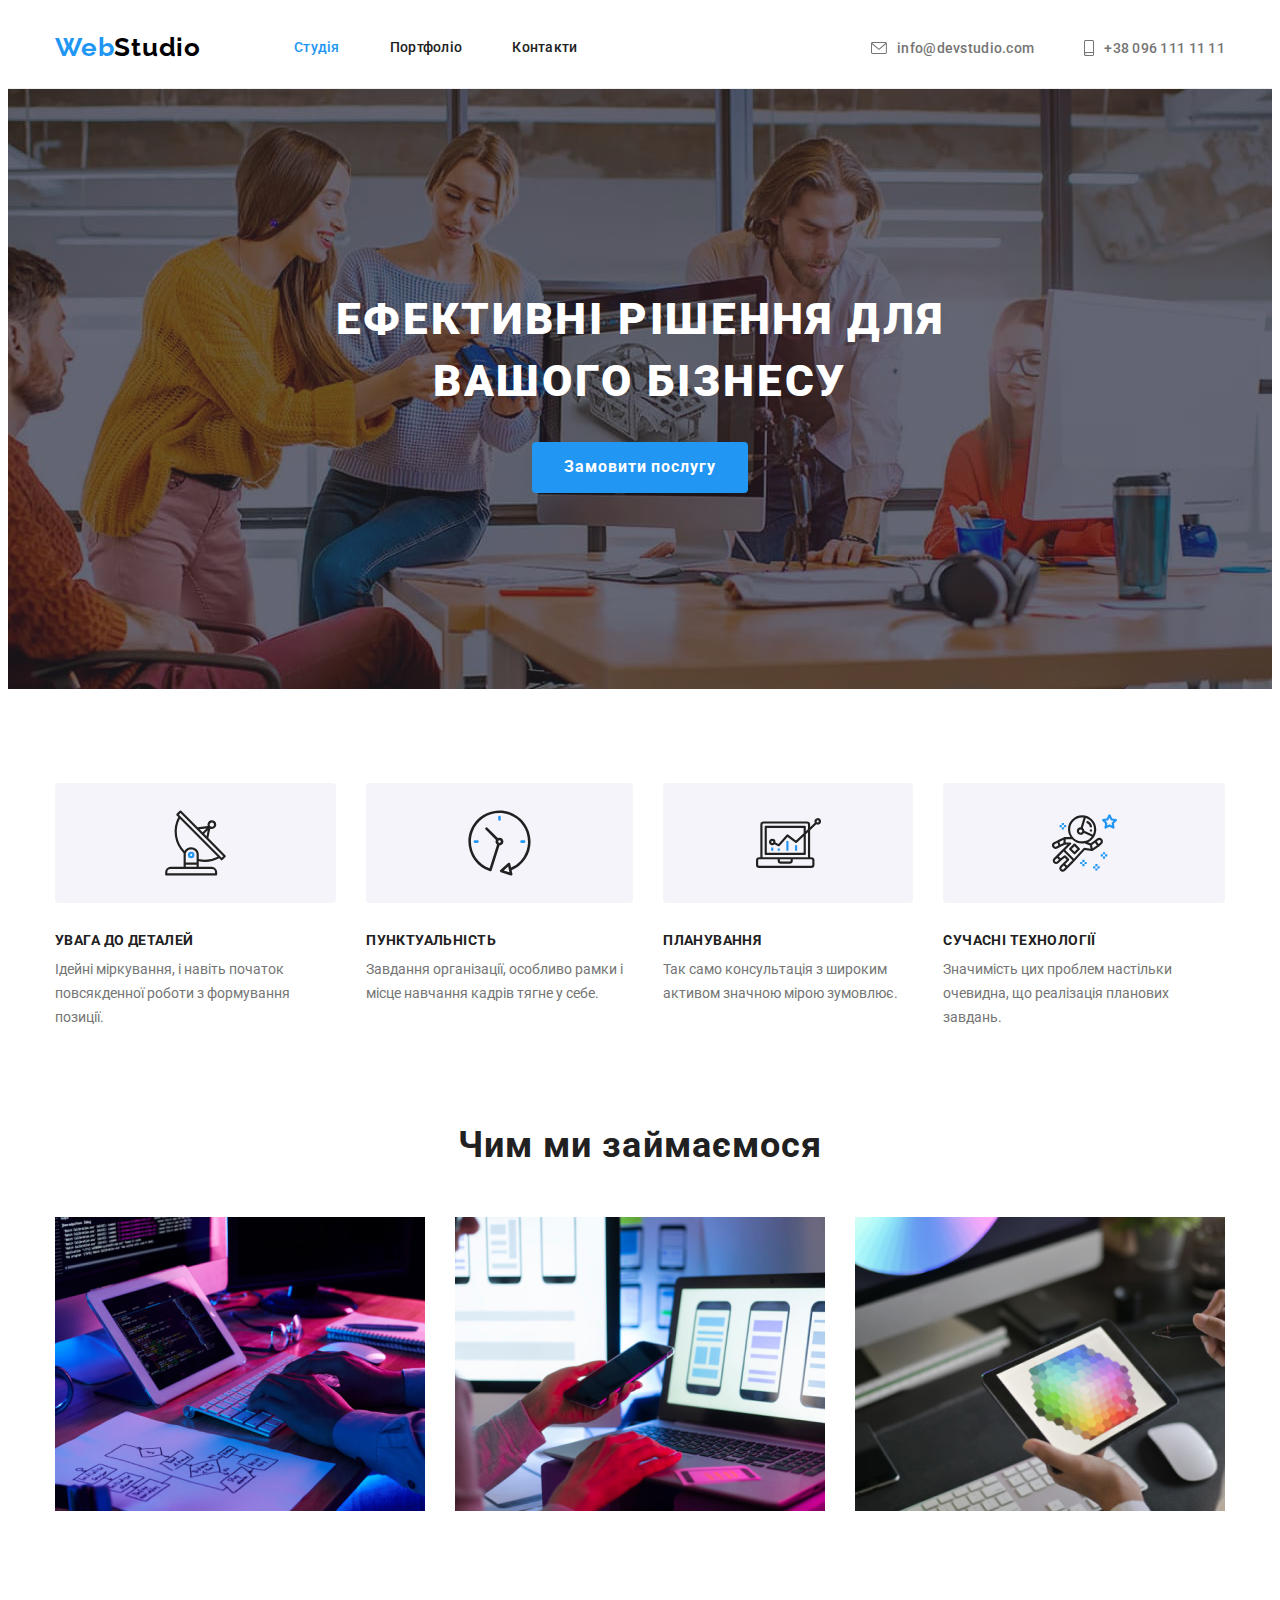
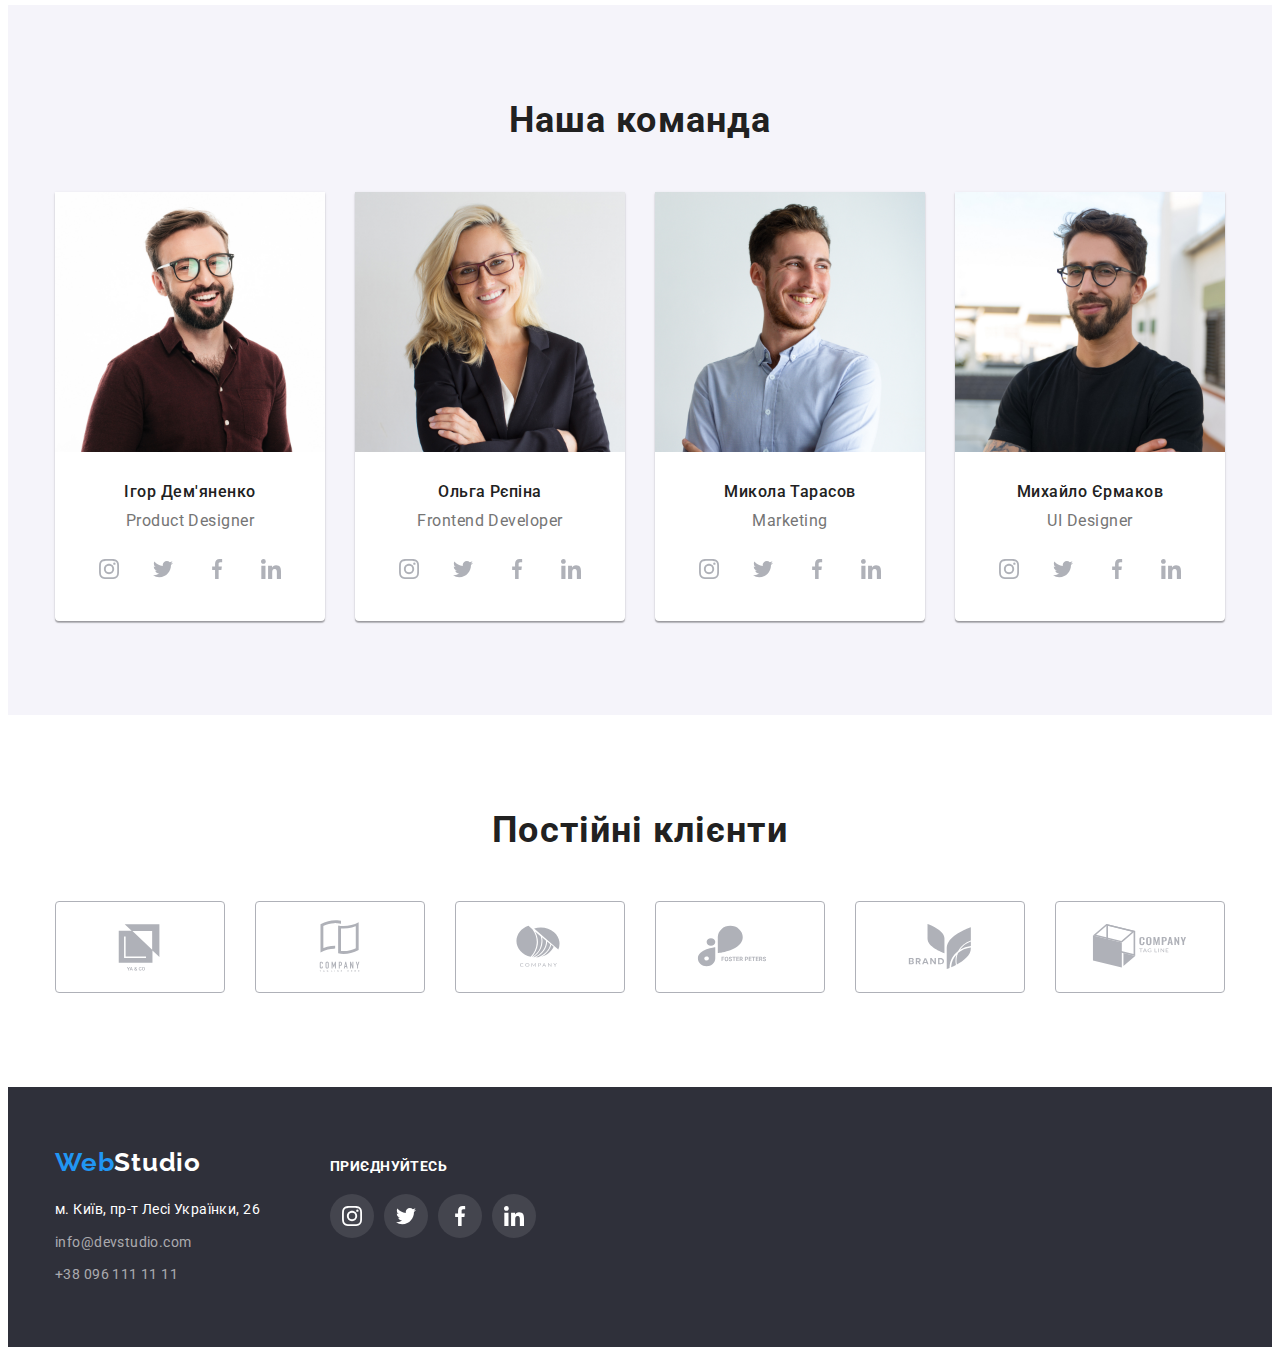
<file: index.html>
<!DOCTYPE html>
<html lang="uk">
  <head>
    <meta charset="UTF-8" />
    <meta http-equiv="X-UA-Compatible" content="IE=edge" />
    <meta name="viewport" content="width=device-width, initial-scale=1.0" />
    <title>Document</title>
    <link rel="preconnect" href="https://fonts.googleapis.com" />
    <link rel="preconnect" href="https://fonts.gstatic.com" crossorigin />
    <link
      href="https://fonts.googleapis.com/css2?family=Raleway:wght@700&family=Roboto:wght@400;500;700;900&display=swap"
      rel="stylesheet"
    />
    <link
      rel="stylesheet"
      href="https://cdnjs.cloudflare.com/ajax/libs/modern-normalize/1.1.0/modern-normalize.min.css"
      integrity="sha512-wpPYUAdjBVSE4KJnH1VR1HeZfpl1ub8YT/NKx4PuQ5NmX2tKuGu6U/JRp5y+Y8XG2tV+wKQpNHVUX03MfMFn9Q=="
      crossorigin="anonymous"
      referrerpolicy="no-referrer"
    />
    <link rel="stylesheet" href="./css/styles.css" />
  </head>
  <body>
    <header class="page-header">
      <div class="container">
        <nav class="main-nav">
          <a href="./index.html" class="logo"><span class="accent">Web</span>Studio</a>
          <ul class="site-nav">
            <li><a href="" class="link current">Студія</a></li>
            <li><a href="./portfolio.html" class="link">Портфоліо</a></li>
            <li><a href="" class="link">Контакти</a></li>
          </ul>
          <ul class="auth-nav">
            <li class="auth-item">
              <a href="mailto:info@devstudio.com" class="auth">
                <svg class="icon-svg" width="16px" height="12px">
                <use href="./images/icons.svg#envelope"></use>
              </svg>info@devstudio.com</a></li> 
            <li class="auth-item">
              <a href="tel:+380961111111" class="auth">
              <svg class="icon-svg" width="10px" height="16px">
                <use href="./images/icons.svg#smartphone"></use>
              </svg>+38 096 111 11 11</a></li>
          </ul>
        </nav>
      </div>
    </header>
    <main>
      <section class="section first-bgc">
        <div class="overlay">
          <div class="main-text">
            <h1 class="main-title">Ефективні рішення для<br />вашого бізнесу</h1>
            <button type="button" class="button">Замовити послугу</button>
          </div>
        </div>
      </section>
      <section class="section second-bgc">
        <div class="container">
          <h2 hidden>Наші переваги</h2>
          <ul class="list">
            <li class="list-item">
              <div class="icon-container">
              <svg class="benefits-icon" width="65px" height="70px">
                      <use href="./images/icons.svg#antenna"></use>
                    </svg>
                    </div>
              <h3 class="list-benefits">УВАГА ДО ДЕТАЛЕЙ</h3>
              <p class="benefits-description">
                Ідейні міркування, і навіть початок повсякденної роботи з формування позиції.
              </p>
            </li>
            <li class="list-item">
               <div class="icon-container">
              <svg class="benefits-icon" width="65px" height="70px">
                      <use href="./images/icons.svg#clock"></use>
                    </svg>
                    </div>
              <h3 class="list-benefits">ПУНКТУАЛЬНІСТЬ</h3>
              <p class="benefits-description">
                Завдання організації, особливо рамки і місце навчання кадрів тягне у себе.
              </p>
            </li>
            <li class="list-item">
              <div class="icon-container">
              <svg class="benefits-icon" width="65px" height="70px">
                      <use href="./images/icons.svg#diagram"></use>
                    </svg>
                    </div>
              <h3 class="list-benefits">ПЛАНУВАННЯ</h3>
              <p class="benefits-description">
                Так само консультація з широким активом значною мірою зумовлює.
              </p>
            </li>
            <li class="list-item">
              <div class="icon-container">
              <svg class="benefits-icon" width="65px" height="70px">
                      <use href="./images/icons.svg#astronaut"></use>
                    </svg>
                    </div>
              <h3 class="list-benefits">СУЧАСНІ ТЕХНОЛОГІЇ</h3>
              <p class="benefits-description">
                Значимість цих проблем настільки очевидна, що реалізація планових завдань.
              </p>
            </li>
          </ul>
        </div>
      </section>
      <section class="section third-bgc">
        <div class="container">
          <div class="work">
            <h2 class="title">Чим ми займаємося</h2>
            <ul class="work-images">
              <li>
                <img
                  src="./images/img1.jpg"
                  alt="людина працює за комп'ютером"
                  width="370"
                  height="294"
                />
              </li>
              <li>
                <img
                  src="./images/img2.jpg"
                  alt="людина з телефоном в руках за комп'ютером"
                  width="370"
                  height="294"
                />
              </li>
              <li>
                <img
                  src="./images/img3.jpg"
                  alt="людина тримає в руках планшет"
                  width="370"
                  height="294"
                />
              </li>
            </ul>
          </div>
        </div>
      </section>
      <section class="section fourth-bgc">
        <div class="container">
          <h2 class="title">Наша команда</h2>
          <ul class="cards">
            <li class="card-item">
              <img src="./images/img4.jpg" alt="фото учасника команди" width="270" height="260" />
              <h3 class="name">Ігор Дем'яненко</h3>
              <p lang="en" class="position">Product Designer</p>
              <ul class="social-list">
                <li class="social-item">
                  <a
                    class="social-link"
                    href="https://instagram.com"
                    target="_blank"
                    rel="noopener noreferrer"
                    aria-label="instagram"
                    ><svg class="social-icon" width="20px" height="20px">
                      <use href="./images/icons.svg#instagram"></use>
                    </svg>
                  </a>
                </li>
                <li class="social-item">
                  <a
                    class="social-link"
                    href="https://instagram.com"
                    target="_blank"
                    rel="noopener noreferrer"
                    aria-label="twitter"
                    ><svg class="social-icon" width="20px" height="20px">
                      <use href="./images/icons.svg#twitter"></use>
                    </svg>
                  </a>
                </li>
                <li class="social-item">
                  <a
                    class="social-link"
                    href="https://instagram.com"
                    target="_blank"
                    rel="noopener noreferrer"
                    aria-label="facebook"
                    ><svg class="social-icon" width="20px" height="20px">
                      <use href="./images/icons.svg#facebook"></use>
                    </svg>
                  </a>
                </li>
                <li class="social-item">
                  <a
                    class="social-link"
                    href="https://instagram.com"
                    target="_blank"
                    rel="noopener noreferrer"
                    aria-label="linkedin"
                    ><svg class="social-icon" width="20px" height="20px">
                      <use href="./images/icons.svg#linkedin"></use>
                    </svg>
                  </a>
                </li>
              </ul>
            </li>
            <li class="card-item">
              <img src="./images/img5.jpg" alt="фото учасника команди" width="270" height="260" />
              <h3 class="name">Ольга Рєпіна</h3>
              <p lang="en" class="position">Frontend Developer</p>
               <ul class="social-list">
                <li class="social-item">
                  <a
                    class="social-link"
                    href="https://instagram.com"
                    target="_blank"
                    rel="noopener noreferrer"
                    aria-label="instagram"
                    ><svg class="social-icon" width="20px" height="20px">
                      <use href="./images/icons.svg#instagram"></use>
                    </svg>
                  </a>
                </li>
                <li class="social-item">
                  <a
                    class="social-link"
                    href="https://instagram.com"
                    target="_blank"
                    rel="noopener noreferrer"
                    aria-label="twitter"
                    ><svg class="social-icon" width="20px" height="20px">
                      <use href="./images/icons.svg#twitter"></use>
                    </svg>
                  </a>
                </li>
                <li class="social-item">
                  <a
                    class="social-link"
                    href="https://instagram.com"
                    target="_blank"
                    rel="noopener noreferrer"
                    aria-label="facebook"
                    ><svg class="social-icon" width="20px" height="20px">
                      <use href="./images/icons.svg#facebook"></use>
                    </svg>
                  </a>
                </li>
                <li class="social-item">
                  <a
                    class="social-link"
                    href="https://instagram.com"
                    target="_blank"
                    rel="noopener noreferrer"
                    aria-label="linkedin"
                    ><svg class="social-icon" width="20px" height="20px">
                      <use href="./images/icons.svg#linkedin"></use>
                    </svg>
                  </a>
                </li>
              </ul>
            </li>
            <li class="card-item">
              <img src="./images/img6.jpg" alt="фото учасника команди" width="270" height="260" />
              <h3 class="name">Микола Тарасов</h3>
              <p lang="en" class="position">Marketing</p>
               <ul class="social-list">
                <li class="social-item">
                  <a
                    class="social-link"
                    href="https://instagram.com"
                    target="_blank"
                    rel="noopener noreferrer"
                    aria-label="instagram"
                    ><svg class="social-icon" width="20px" height="20px">
                      <use href="./images/icons.svg#instagram"></use>
                    </svg>
                  </a>
                </li>
                <li class="social-item">
                  <a
                    class="social-link"
                    href="https://instagram.com"
                    target="_blank"
                    rel="noopener noreferrer"
                    aria-label="twitter"
                    ><svg class="social-icon" width="20px" height="20px">
                      <use href="./images/icons.svg#twitter"></use>
                    </svg>
                  </a>
                </li>
                <li class="social-item">
                  <a
                    class="social-link"
                    href="https://instagram.com"
                    target="_blank"
                    rel="noopener noreferrer"
                    aria-label="facebook"
                    ><svg class="social-icon" width="20px" height="20px">
                      <use href="./images/icons.svg#facebook"></use>
                    </svg>
                  </a>
                </li>
                <li class="social-item">
                  <a
                    class="social-link"
                    href="https://instagram.com"
                    target="_blank"
                    rel="noopener noreferrer"
                    aria-label="linkedin"
                    ><svg class="social-icon" width="20px" height="20px">
                      <use href="./images/icons.svg#linkedin"></use>
                    </svg>
                  </a>
                </li>
              </ul>
            </li>
            <li class="card-item">
              <img src="./images/img7.jpg" alt="фото учасника команди" width="270" height="260" />
              <h3 class="name">Михайло Єрмаков</h3>
              <p lang="en" class="position">UI Designer</p>
               <ul class="social-list">
                <li class="social-item">
                  <a
                    class="social-link"
                    href="https://instagram.com"
                    target="_blank"
                    rel="noopener noreferrer"
                    aria-label="instagram"
                    ><svg class="social-icon" width="20px" height="20px">
                      <use href="./images/icons.svg#instagram"></use>
                    </svg>
                  </a>
                </li>
                <li class="social-item">
                  <a
                    class="social-link"
                    href="https://instagram.com"
                    target="_blank"
                    rel="noopener noreferrer"
                    aria-label="twitter"
                    ><svg class="social-icon" width="20px" height="20px">
                      <use href="./images/icons.svg#twitter"></use>
                    </svg>
                  </a>
                </li>
                <li class="social-item">
                  <a
                    class="social-link"
                    href="https://instagram.com"
                    target="_blank"
                    rel="noopener noreferrer"
                    aria-label="facebook"
                    ><svg class="social-icon" width="20px" height="20px">
                      <use href="./images/icons.svg#facebook"></use>
                    </svg>
                  </a>
                </li>
                <li class="social-item">
                  <a
                    class="social-link"
                    href="https://instagram.com"
                    target="_blank"
                    rel="noopener noreferrer"
                    aria-label="linkedin"
                    ><svg class="social-icon" width="20px" height="20px">
                      <use href="./images/icons.svg#linkedin"></use>
                    </svg>
                  </a>
                </li>
              </ul>
            </li>
          </ul>
        </div>
      </section>
      <section class="section-client">
        <div class="container">
          <h2 class="client-title">Постійні клієнти</h2>
          <ul class="link-list">
            <li class="client-item">
              <a
                    class="client-link"
                    href="https://instagram.com"
                    target="_blank"
                    rel="noopener noreferrer"
                    aria-label="linkedin"
                    ><svg class="social-icon" width="106px" height="60px">
                      <use href="./images/icons.svg#Logo-1"></use>
                    </svg>
                  </a>
            </li>
            <li class="client-item">
              <a
                    class="client-link"
                    href="https://instagram.com"
                    target="_blank"
                    rel="noopener noreferrer"
                    aria-label="linkedin"
                    ><svg class="social-icon" width="106px" height="60px">
                      <use href="./images/icons.svg#Logo-2"></use>
                    </svg>
                  </a>
            </li>
            </li>
            <li class="client-item">
              <a
                    class="client-link"
                    href="https://instagram.com"
                    target="_blank"
                    rel="noopener noreferrer"
                    aria-label="linkedin"
                    ><svg class="social-icon" width="106px" height="60px">
                      <use href="./images/icons.svg#Logo-3"></use>
                    </svg>
                  </a>
            </li>
            </li>
            <li class="client-item">
              <a
                    class="client-link"
                    href="https://instagram.com"
                    target="_blank"
                    rel="noopener noreferrer"
                    aria-label="linkedin"
                    ><svg class="social-icon" width="106px" height="60px">
                      <use href="./images/icons.svg#Logo-4"></use>
                    </svg>
                  </a>
            </li>
            </li>
            <li class="client-item">
              <a
                    class="client-link"
                    href="https://instagram.com"
                    target="_blank"
                    rel="noopener noreferrer"
                    aria-label="linkedin"
                    ><svg class="social-icon" width="106px" height="60px">
                      <use href="./images/icons.svg#Logo-5"></use>
                    </svg>
                  </a>
            </li>
            </li>
            <li class="client-item">
              <a
                    class="client-link"
                    href="https://instagram.com"
                    target="_blank"
                    rel="noopener noreferrer"
                    aria-label="linkedin"
                    ><svg class="social-icon" width="106px" height="60px">
                      <use href="./images/icons.svg#Logo-6"></use>
                    </svg>
                  </a>
            </li>
          </ul>
        </div>
      </section>
    </main>
    <footer>
      <div class="container footer-container">
      <div class="last">
        <a href="./index.html" class="logo-footer"><span class="accent">Web</span>Studio</a>
        <address>
          <ul class="address-list">
            <li><a href="">м. Київ, пр-т Лесі Українки, 26</a></li>
            <li><a href="mailto:info@devstudio.com" class="address-link">info@devstudio.com</a></li>
            <li><a href="tel:+380961111111" class="address-link">+38 096 111 11 11</a></li>
          </ul>
        </address>
      </div>
      <div class="link-icon">
        <p class="footer-title">приєднуйтесь</p>
        <ul class="social-list-footer">
          <li class="social-item">
                  <a
                    class="social-link"
                    href="https://instagram.com"
                    target="_blank"
                    rel="noopener noreferrer"
                    aria-label="instagram"
                    ><svg class="social-icon white" width="20px" height="20px">
                      <use href="./images/icons.svg#instagram"></use>
                    </svg>
                  </a>
                </li>
                <li class="social-item">
                  <a
                    class="social-link"
                    href="https://instagram.com"
                    target="_blank"
                    rel="noopener noreferrer"
                    aria-label="twitter"
                    ><svg class="social-icon white" width="20px" height="20px">
                      <use href="./images/icons.svg#twitter"></use>
                    </svg>
                  </a>
                </li>
                <li class="social-item">
                  <a
                    class="social-link"
                    href="https://instagram.com"
                    target="_blank"
                    rel="noopener noreferrer"
                    aria-label="facebook"
                    ><svg class="social-icon white" width="20px" height="20px">
                      <use href="./images/icons.svg#facebook"></use>
                    </svg>
                  </a>
                </li>
                <li class="social-item">
                  <a
                    class="social-link"
                    href="https://instagram.com"
                    target="_blank"
                    rel="noopener noreferrer"
                    aria-label="linkedin"
                    ><svg class="social-icon white" width="20px" height="20px">
                      <use href="./images/icons.svg#linkedin"></use>
                    </svg>
                  </a>
                </li>

        </ul>
      </div>
      </div>
    </footer>
  </body>
</html>
</file>
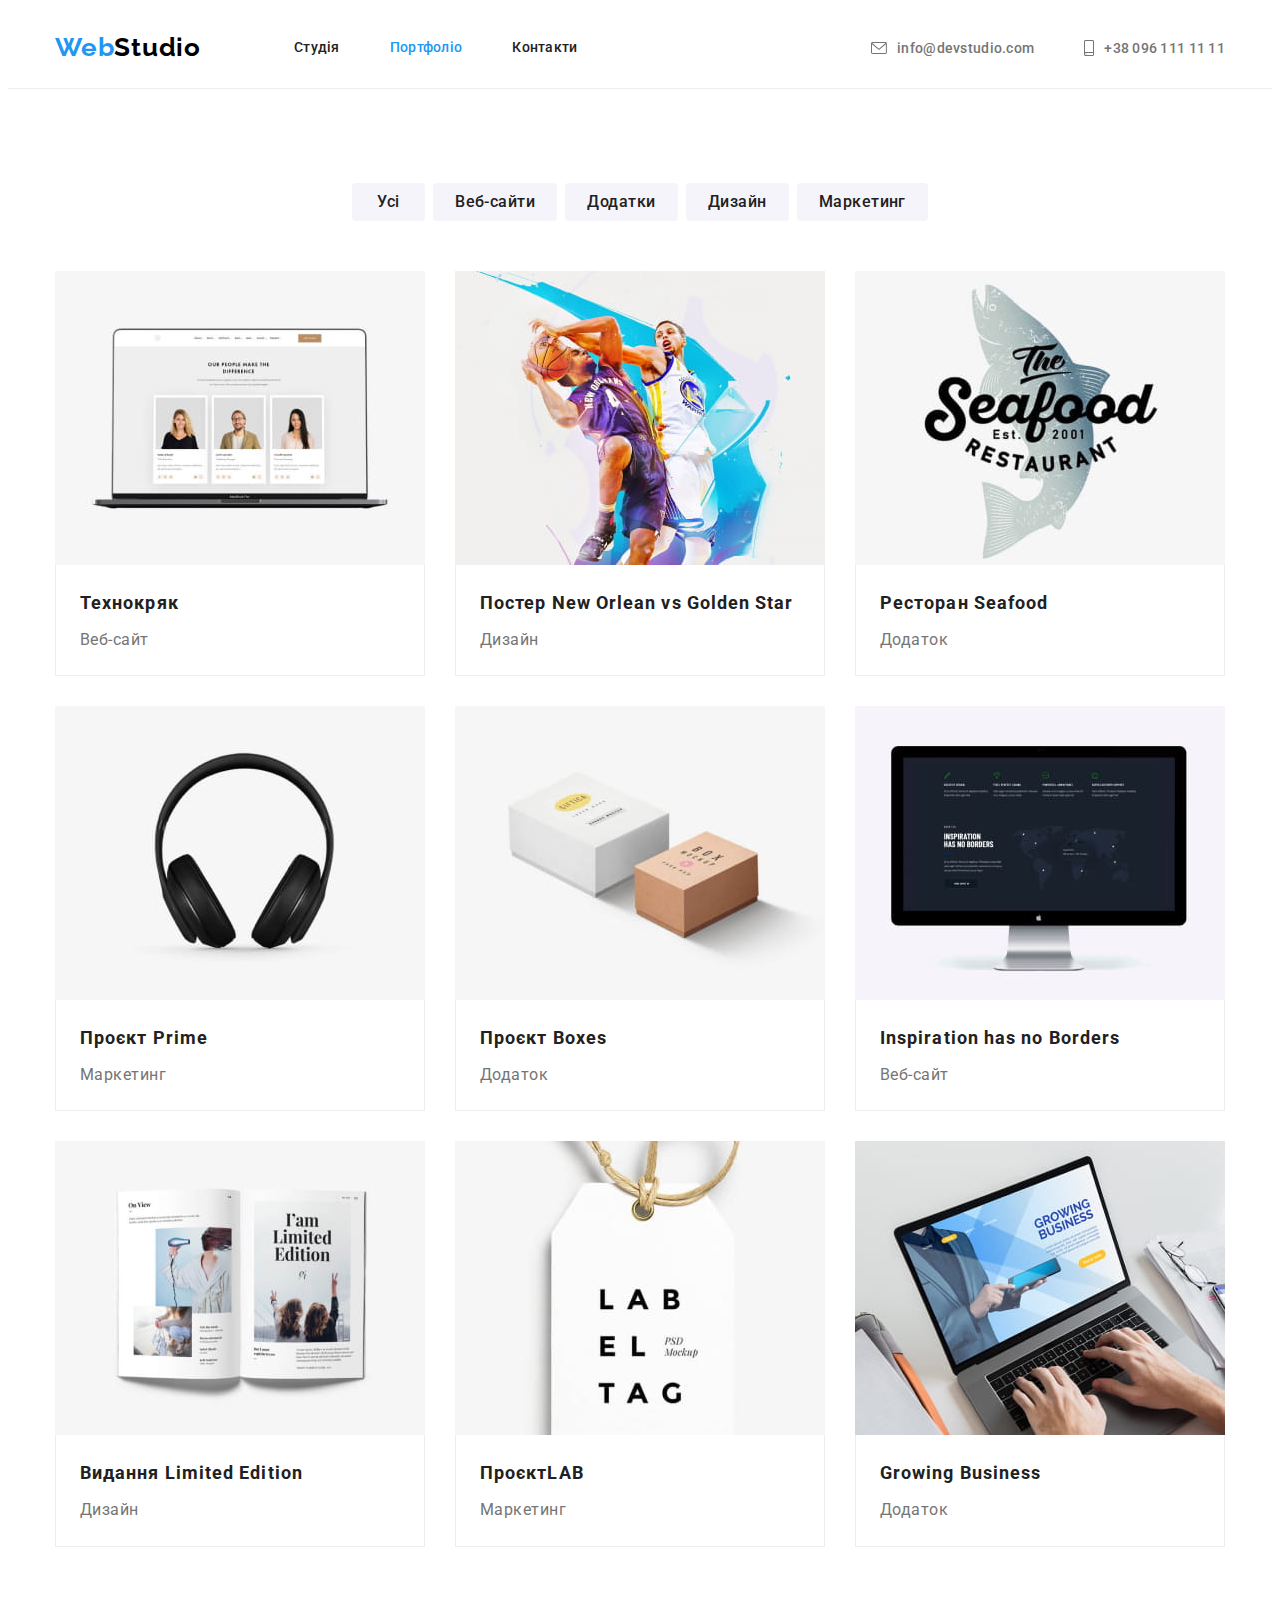
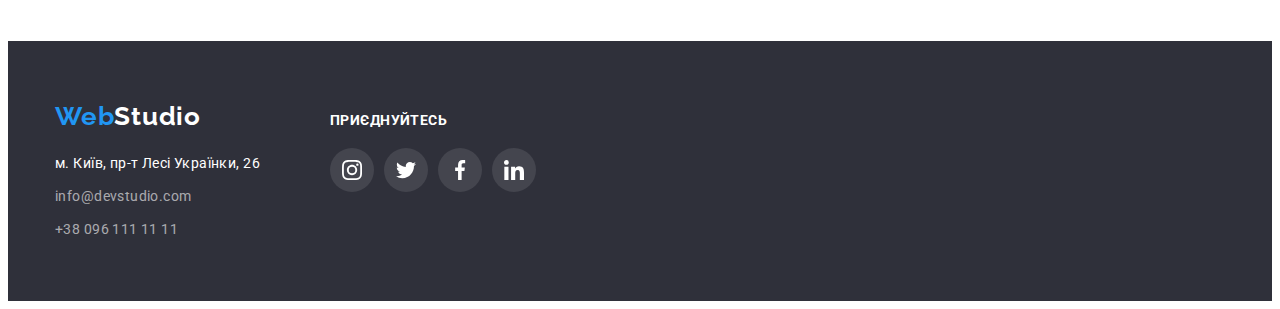
<file: portfolio.html>
<!DOCTYPE html>
<html lang="uk">
  <head>
    <meta charset="UTF-8" />
    <meta http-equiv="X-UA-Compatible" content="IE=edge" />
    <meta name="viewport" content="width=device-width, initial-scale=1.0" />
    <title>Document</title>
    <link rel="preconnect" href="https://fonts.googleapis.com" />
    <link rel="preconnect" href="https://fonts.gstatic.com" crossorigin />
    <link
      href="https://fonts.googleapis.com/css2?family=Raleway:wght@700&family=Roboto:wght@400;500;700;900&display=swap"
      rel="stylesheet"
    />
    <link
      rel="stylesheet"
      href="https://cdnjs.cloudflare.com/ajax/libs/modern-normalize/1.1.0/modern-normalize.min.css"
      integrity="sha512-wpPYUAdjBVSE4KJnH1VR1HeZfpl1ub8YT/NKx4PuQ5NmX2tKuGu6U/JRp5y+Y8XG2tV+wKQpNHVUX03MfMFn9Q=="
      crossorigin="anonymous"
      referrerpolicy="no-referrer"
    />
    <link rel="stylesheet" href="./css/styles.css" />
  </head>
  <body>
    <header class="page-header">
      <div class="container">
        <nav class="main-nav">
          <a href="./index.html" class="logo"><span class="accent">Web</span>Studio</a>
          <ul class="site-nav">
            <li><a href="./index.html" class="link">Студія</a></li>
            <li><a href="./portfolio.html" class="link current">Портфоліо</a></li>
            <li><a href="" class="link">Контакти</a></li>
          </ul>
          <ul class="auth-nav">
            <li class="auth-item">
              <a href="mailto:info@devstudio.com" class="auth">
                <svg class="icon-svg" width="16px" height="12px">
                <use href="./images/icons.svg#envelope"></use>
              </svg>info@devstudio.com</a></li> 
            <li class="auth-item">
              <a href="tel:+380961111111" class="auth">
              <svg class="icon-svg" width="10px" height="16px">
                <use href="./images/icons.svg#smartphone"></use>
              </svg>+38 096 111 11 11</a></li>
          </ul>
        </nav>
      </div>
    </header>
    <main>
        <section class="section-portfolio">
          <div class="container">
            <h1 hidden>Портфоліо</h1>
            <ul class="button-portfolio">
              <li><button type="button" class="buttons">Усі</button></li>
              <li><button type="button" class="buttons">Веб-сайти</button></li>
              <li><button type="button" class="buttons">Додатки</button></li>
              <li><button type="button" class="buttons">Дизайн</button></li>
              <li><button type="button" class="buttons">Маркетинг</button></li>
            </ul>
          </div>
          <div class="container">
            <ul class="project-galery">
              <li class="project-list">
                <a href="" class="project-link">
                <img src="./images/img8.jpg" alt="" width="370" height="294" />
                <div class="project-border">
                <h2 class="projects">Технокряк</h2>
                <p class="project-type">Веб-сайт</p>
                </div>
                </a>
              </li>
              <li class="project-list">
                <a href="" class="project-link">
                <img src="./images/img9.jpg" alt="" width="370" height="294" />
                <div class="project-border">
                <h2 class="projects">Постер <span lang="en">New Orlean vs Golden Star</span></h2>
                <p class="project-type">Дизайн</p>
                </div>
                </a>
              </li>
              <li class="project-list">
                <a href="" class="project-link">
                <img src="./images/img10.jpg" alt="" width="370" height="294" />
                <div class="project-border">
                <h2 class="projects">Ресторан <span lang="en">Seafood</span></h2>
                <p class="project-type">Додаток</p>
                </div>
                </a>
              </li>
              <li class="project-list">
                <a href="" class="project-link">
                <img src="./images/img11.jpg" alt="" width="370" height="294" />
                <div class="project-border">
                <h2 class="projects">Проєкт <span lang="en">Prime</span></h2>
                <p class="project-type">Маркетинг</p>
                </div>
                </a>
              </li>
              <li class="project-list">
                <a href="" class="project-link">
                <img src="./images/img12.jpg" alt="" width="370" height="294" />
                <div class="project-border">
                <h2 class="projects">Проєкт <span lang="en">Boxes</span></h2>
                <p class="project-type">Додаток</p>
                </div>
                </a>
              </li>
              <li class="project-list">
                <a href="" class="project-link">
                <img src="./images/img13.jpg" alt="" width="370" height="294" />
                <div class="project-border">
                <h2 lang="en" class="projects">Inspiration has no Borders</h2>
                <p class="project-type">Веб-сайт</p>
                </div>
                </a>
              </li>
              <li class="project-list">
                <a href="" class="project-link">
                <img src="./images/img14.jpg" alt="" width="370" height="294" />
                <div class="project-border">
                <h2 class="projects">Видання <span lang="en">Limited Edition</span></h2>
                <p class="project-type">Дизайн</p>
                </div>
                </a>
              </li>
              <li class="project-list">
                <a href="" class="project-link">
                <img src="./images/img15.jpg" alt="" width="370" height="294" />
                <div class="project-border">
                <h2 class="projects">Проєкт<span lang="en">LAB</span></h2>
                <p class="project-type">Маркетинг</p>
                </div>
                </a>
              </li>
              <li class="project-list">
                <a href="" class="project-link">
                <img src="./images/img16.jpg" alt="" width="370" height="294" />
                <div class="project-border">
                <h2 lang="en" class="projects">Growing Business</h2>
                <p class="project-type">Додаток</p>
                </div>
                </a>
              </li>
            </ul>
          </div>
        </section>
    </main>
    <footer>
      <div class="container footer-container">
      <div class="last">
        <a href="./index.html" class="logo-footer"><span class="accent">Web</span>Studio</a>
        <address>
          <ul class="address-list">
            <li><a href="">м. Київ, пр-т Лесі Українки, 26</a></li>
            <li><a href="mailto:info@devstudio.com" class="address-link">info@devstudio.com</a></li>
            <li><a href="tel:+380961111111" class="address-link">+38 096 111 11 11</a></li>
          </ul>
        </address>
      </div>
      <div class="link-icon">
        <h2 class="footer-title">приєднуйтесь</h2>
        <ul class="social-list-footer">
          <li class="social-item">
                  <a
                    class="social-link"
                    href="https://instagram.com"
                    target="_blank"
                    rel="noopener noreferrer"
                    aria-label="instagram"
                    ><svg class="social-icon white" width="20px" height="20px">
                      <use href="./images/icons.svg#instagram"></use>
                    </svg>
                  </a>
                </li>
                <li class="social-item">
                  <a
                    class="social-link"
                    href="https://instagram.com"
                    target="_blank"
                    rel="noopener noreferrer"
                    aria-label="twitter"
                    ><svg class="social-icon white" width="20px" height="20px">
                      <use href="./images/icons.svg#twitter"></use>
                    </svg>
                  </a>
                </li>
                <li class="social-item">
                  <a
                    class="social-link"
                    href="https://instagram.com"
                    target="_blank"
                    rel="noopener noreferrer"
                    aria-label="facebook"
                    ><svg class="social-icon white" width="20px" height="20px">
                      <use href="./images/icons.svg#facebook"></use>
                    </svg>
                  </a>
                </li>
                <li class="social-item">
                  <a
                    class="social-link"
                    href="https://instagram.com"
                    target="_blank"
                    rel="noopener noreferrer"
                    aria-label="linkedin"
                    ><svg class="social-icon white" width="20px" height="20px">
                      <use href="./images/icons.svg#linkedin"></use>
                    </svg>
                  </a>
                </li>

        </ul>
      </div>
      </div>
    </footer>
  </body>
</html>
</file>
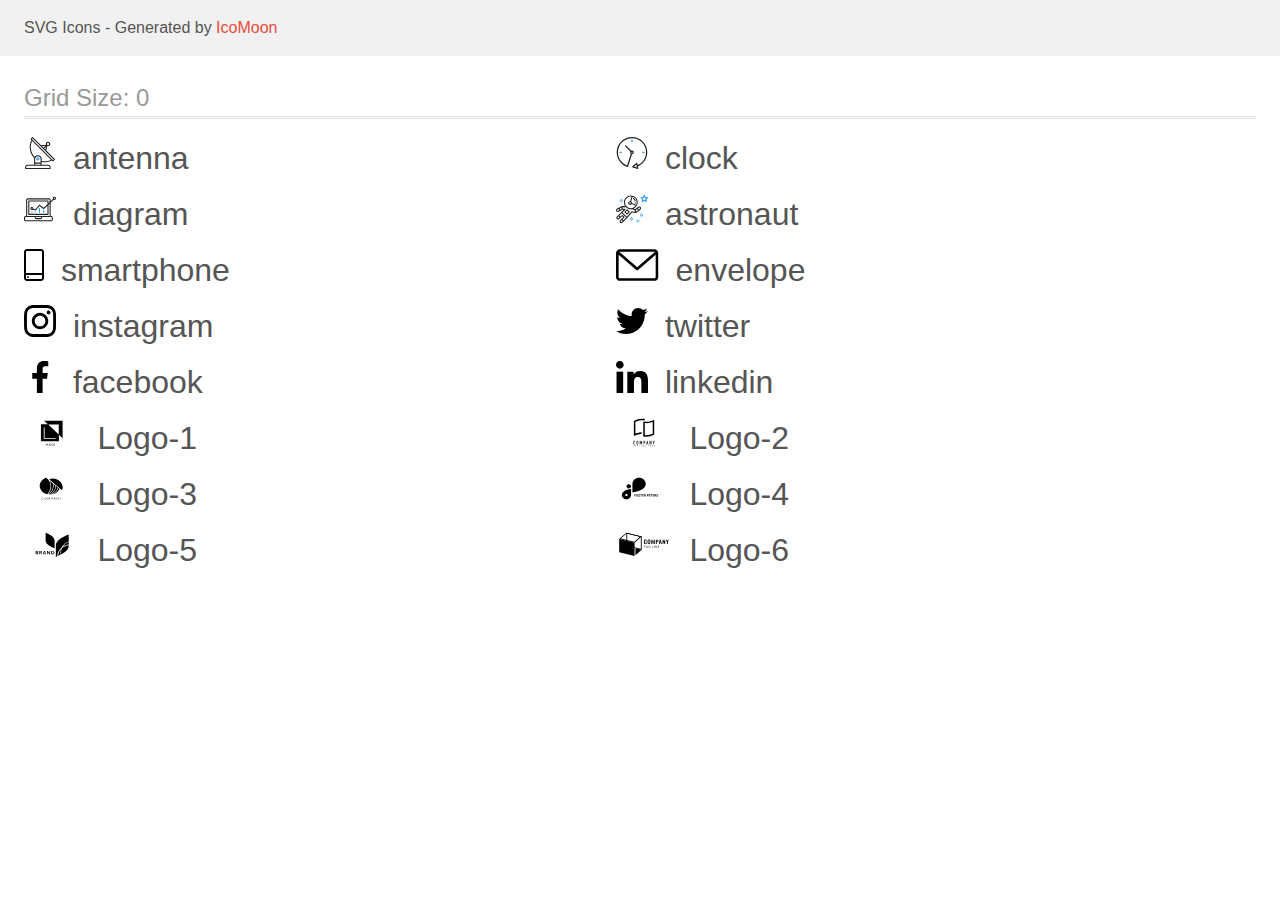
<file: images/icon/demo.html>
<!doctype html>
<html>
<head>
    <title>IcoMoon - SVG Icons</title>
    <meta charset="utf-8">
    <meta name="viewport" content="width=device-width, initial-scale=1">
    <link rel="stylesheet" href="demo-files/demo.css">
    <link rel="stylesheet" href="style.css">
</head>
<body>
<svg aria-hidden="true" style="position: absolute; width: 0; height: 0; overflow: hidden;" version="1.1" xmlns="http://www.w3.org/2000/svg" xmlns:xlink="http://www.w3.org/1999/xlink">
<defs>
<symbol id="antenna" viewBox="0 0 32 32">
<path fill="#212121" style="fill: var(--color1, #212121)" d="M30.773 22.098l-8.443-8.505 0.937-4.615c0.242 0.094 0.499 0.144 0.758 0.146h0.006c1.192 0.014 2.17-0.941 2.184-2.133s-0.941-2.17-2.133-2.184c-1.192-0.014-2.17 0.941-2.184 2.133-0.003 0.255 0.039 0.509 0.125 0.749l-4.96 0.605-8.091-8.133c-0.099-0.101-0.235-0.159-0.377-0.16-0.14 0.001-0.274 0.056-0.373 0.155l-1.513 1.504c-0.208 0.208-0.208 0.546 0 0.754l0.814 0.826c-3.153 5.798-2.129 12.978 2.519 17.663 0.043 0.041 0.092 0.074 0.146 0.098-0.034 0.18-0.051 0.364-0.052 0.547v6.187h-6.4c-1.472 0.002-2.665 1.195-2.667 2.667v1.067c0 0.295 0.239 0.533 0.533 0.533h24.533c0.295 0 0.533-0.239 0.533-0.533v-1.067c-0.002-1.472-1.195-2.665-2.667-2.667h-6.4v-2.742c1.003 0.21 2.024 0.317 3.049 0.32 2.458-0.003 4.877-0.615 7.040-1.783l0.818 0.823c0.099 0.101 0.235 0.159 0.377 0.16 0.14-0.001 0.274-0.056 0.373-0.155l1.513-1.504c0.208-0.208 0.208-0.546 0-0.754zM23.28 6.233c0.418-0.415 1.093-0.414 1.508 0.004s0.414 1.093-0.004 1.508c-0.2 0.199-0.47 0.31-0.752 0.31h-0.003c-0.589-0.003-1.064-0.483-1.061-1.072 0.002-0.282 0.115-0.552 0.314-0.751h-0.002zM22.024 9.738l-0.598 2.946-1.175-1.182 1.774-1.763zM21.419 8.836l-1.92 1.909-1.485-1.493 3.405-0.415zM24.004 28.8c0.884 0 1.6 0.716 1.6 1.6v0.533h-23.467v-0.533c0-0.884 0.716-1.6 1.6-1.6h20.267zM16.537 26.667v1.067h-5.333v-1.067h5.333zM11.204 25.6v-4.053c0-1.294 1.196-2.347 2.667-2.347s2.667 1.053 2.667 2.347v4.053h-5.333zM17.604 23.904v-2.357c0-1.882-1.675-3.413-3.733-3.413-1.331-0.020-2.576 0.657-3.281 1.786-4.058-4.274-4.971-10.645-2.279-15.887l18.602 18.708c-2.872 1.461-6.165 1.873-9.309 1.163zM28.893 23.22l-21.057-21.181 0.755-0.752 7.935 7.98c0.004 0 0.006 0.007 0.010 0.010l13.115 13.191-0.757 0.752z"></path>
<path fill="#2196f3" style="fill: var(--color2, #2196f3)" d="M13.876 20.267h-0.005c-0.884-0.001-1.601 0.714-1.602 1.598s0.714 1.601 1.598 1.602h0.005c0.884 0.001 1.601-0.714 1.602-1.598s-0.714-1.601-1.598-1.602zM14.249 22.245c-0.1 0.1-0.236 0.156-0.378 0.155-0.295-0.002-0.532-0.242-0.531-0.536 0.001-0.141 0.057-0.276 0.157-0.375s0.233-0.154 0.373-0.155c0.295 0.002 0.532 0.241 0.53 0.536-0.001 0.141-0.057 0.276-0.157 0.375h0.005z"></path>
</symbol>
<symbol id="clock" viewBox="0 0 32 32">
<path fill="#212121" style="fill: var(--color1, #212121)" d="M31.297 15.301c-0.002-8.452-6.855-15.303-15.308-15.301s-15.303 6.855-15.301 15.308c0.001 6.658 4.307 12.551 10.649 14.576 0.061 0.019 0.124 0.029 0.187 0.029 0.121-0 0.239-0.032 0.342-0.094 0.135-0.080 0.236-0.207 0.283-0.356l3.865-12.25c1.057-0.005 1.909-0.866 1.903-1.923s-0.866-1.909-1.923-1.903c-0.284 0.001-0.565 0.067-0.82 0.191l-5.106-5.107c-0.253-0.245-0.657-0.238-0.902 0.016-0.239 0.247-0.239 0.639 0 0.886l5.103 5.109c-0.392 0.799-0.168 1.764 0.536 2.309l-3.683 11.673c-7.278-2.681-11.004-10.754-8.323-18.032s10.754-11.004 18.032-8.323 11.004 10.754 8.323 18.032c-1.31 3.556-4.001 6.431-7.462 7.973l-0.398-1.874c-0.073-0.344-0.411-0.565-0.756-0.492-0.109 0.023-0.209 0.074-0.292 0.148l-3.837 3.426c-0.263 0.234-0.287 0.637-0.052 0.9 0.076 0.085 0.174 0.149 0.283 0.184l4.899 1.563c0.335 0.108 0.694-0.077 0.802-0.412 0.034-0.106 0.040-0.219 0.017-0.328l-0.391-1.839c5.664-2.388 9.342-7.942 9.329-14.089zM15.992 14.664c0.352 0 0.638 0.286 0.638 0.638s-0.286 0.638-0.638 0.638c-0.352 0-0.638-0.285-0.638-0.638s0.285-0.638 0.638-0.638zM18.093 29.528l2.184-1.948 0.603 2.84-2.787-0.892z"></path>
<path fill="#2196f3" style="fill: var(--color2, #2196f3)" d="M15.354 3.185v1.275c0 0.352 0.285 0.638 0.638 0.638s0.638-0.285 0.638-0.638v-1.275c0-0.352-0.286-0.638-0.638-0.638s-0.638 0.286-0.638 0.638z"></path>
<path fill="#2196f3" style="fill: var(--color2, #2196f3)" d="M3.876 14.664c-0.352 0-0.638 0.286-0.638 0.638s0.285 0.638 0.638 0.638h1.275c0.352 0 0.638-0.285 0.638-0.638s-0.285-0.638-0.638-0.638h-1.275z"></path>
<path fill="#2196f3" style="fill: var(--color2, #2196f3)" d="M28.108 15.939c0.352 0 0.638-0.285 0.638-0.638s-0.285-0.638-0.638-0.638h-1.275c-0.352 0-0.638 0.286-0.638 0.638s0.286 0.638 0.638 0.638h1.275z"></path>
</symbol>
<symbol id="diagram" viewBox="0 0 32 32">
<path fill="#2196f3" style="fill: var(--color2, #2196f3)" d="M14.926 14.965h1.066v4.798h-1.066v-4.797z"></path>
<path fill="#2196f3" style="fill: var(--color2, #2196f3)" d="M19.19 17.097h1.066v2.665h-1.066v-2.665z"></path>
<path fill="#2196f3" style="fill: var(--color2, #2196f3)" d="M10.661 18.696h1.066v1.066h-1.066v-1.066z"></path>
<path fill="#2196f3" style="fill: var(--color2, #2196f3)" d="M7.463 18.163h1.066v1.599h-1.066v-1.599z"></path>
<path fill="#212121" style="fill: var(--color1, #212121)" d="M1.599 28.291h25.587c0.883 0 1.599-0.716 1.599-1.599v-2.132c0-0.883-0.716-1.599-1.599-1.599h-0.533v-13.293l3.028-2.868c0.703 0.346 1.553 0.136 2.013-0.499s0.396-1.508-0.152-2.068-1.42-0.644-2.065-0.198c-0.644 0.446-0.873 1.292-0.542 2.002l-2.281 2.163v-1.23c0-0.883-0.716-1.599-1.599-1.599h-21.322c-0.883 0-1.599 0.716-1.599 1.599v15.992h-0.533c-0.883 0-1.599 0.716-1.599 1.599v2.132c0 0.883 0.716 1.599 1.599 1.599zM30.384 4.837c0.294 0 0.533 0.239 0.533 0.533s-0.239 0.533-0.533 0.533c-0.294 0-0.533-0.239-0.533-0.533s0.239-0.533 0.533-0.533zM3.198 6.969c0-0.294 0.239-0.533 0.533-0.533h21.322c0.294 0 0.533 0.239 0.533 0.533v2.239l-1.066 1.013v-2.186c0-0.294-0.239-0.533-0.533-0.533h-19.19c-0.294 0-0.533 0.239-0.533 0.533v13.326c0 0.294 0.239 0.533 0.533 0.533h19.19c0.294 0 0.533-0.239 0.533-0.533v-9.674l1.066-1.010v12.284h-22.388v-15.992zM7.996 13.899c-0.721-0.002-1.354 0.478-1.546 1.174s0.105 1.433 0.725 1.801c0.62 0.368 1.41 0.276 1.928-0.226l1.853 0.93c0.215 0.108 0.476 0.057 0.636-0.123l3.939-4.431 3.872 2.901c0.208 0.156 0.498 0.139 0.686-0.039l3.365-3.188v8.131h-18.124v-12.26h18.124v2.66l-3.771 3.572-3.904-2.927c-0.222-0.166-0.534-0.135-0.718 0.072l-3.993 4.493-1.493-0.746c0.011-0.064 0.018-0.129 0.020-0.193 0-0.883-0.716-1.599-1.599-1.599zM8.529 15.498c0 0.294-0.239 0.533-0.533 0.533s-0.533-0.239-0.533-0.533c0-0.294 0.239-0.533 0.533-0.533s0.533 0.239 0.533 0.533zM11.727 24.027h5.331v0.533c0 0.294-0.239 0.533-0.533 0.533h-4.264c-0.294 0-0.533-0.239-0.533-0.533v-0.533zM1.066 24.56c0-0.294 0.239-0.533 0.533-0.533h9.062v0.533c0 0.883 0.716 1.599 1.599 1.599h4.264c0.883 0 1.599-0.716 1.599-1.599v-0.533h9.062c0.294 0 0.533 0.239 0.533 0.533v2.132c0 0.294-0.239 0.533-0.533 0.533h-25.587c-0.294 0-0.533-0.239-0.533-0.533v-2.132z"></path>
</symbol>
<symbol id="astronaut" viewBox="0 0 32 32">
<path fill="#2196f3" style="fill: var(--color2, #2196f3)" d="M31.974 4.524c-0.063-0.193-0.229-0.333-0.43-0.363l-1.91-0.278-0.855-1.731c-0.179-0.365-0.777-0.365-0.956 0l-0.855 1.731-1.91 0.278c-0.201 0.029-0.367 0.17-0.431 0.363-0.062 0.193-0.011 0.405 0.135 0.547l1.383 1.348-0.326 1.903c-0.034 0.2 0.048 0.402 0.212 0.522 0.166 0.121 0.382 0.135 0.562 0.040l1.709-0.899 1.709 0.899c0.078 0.041 0.164 0.061 0.249 0.061 0.11 0 0.221-0.034 0.314-0.102 0.164-0.119 0.246-0.322 0.212-0.522l-0.326-1.903 1.383-1.348c0.145-0.142 0.197-0.354 0.135-0.547zM29.511 5.851c-0.125 0.122-0.183 0.299-0.153 0.472l0.191 1.114-1-0.526c-0.078-0.041-0.163-0.061-0.249-0.061s-0.17 0.020-0.249 0.061l-1.001 0.526 0.191-1.114c0.030-0.173-0.028-0.349-0.153-0.472l-0.81-0.789 1.119-0.163c0.174-0.025 0.324-0.134 0.402-0.292l0.5-1.013 0.5 1.013c0.078 0.157 0.228 0.267 0.402 0.292l1.119 0.163-0.809 0.789z"></path>
<path fill="#2196f3" style="fill: var(--color2, #2196f3)" d="M26.134 20.522h-1.067v1.067h1.067v-1.067z"></path>
<path fill="#2196f3" style="fill: var(--color2, #2196f3)" d="M26.134 22.656h-1.067v1.067h1.067v-1.067z"></path>
<path fill="#2196f3" style="fill: var(--color2, #2196f3)" d="M27.2 21.589h-1.067v1.067h1.067v-1.067z"></path>
<path fill="#2196f3" style="fill: var(--color2, #2196f3)" d="M25.067 21.589h-1.067v1.067h1.067v-1.067z"></path>
<path fill="#2196f3" style="fill: var(--color2, #2196f3)" d="M22.4 26.389h-1.067v1.067h1.067v-1.067z"></path>
<path fill="#2196f3" style="fill: var(--color2, #2196f3)" d="M22.4 28.522h-1.067v1.067h1.067v-1.067z"></path>
<path fill="#2196f3" style="fill: var(--color2, #2196f3)" d="M23.467 27.456h-1.067v1.067h1.067v-1.067z"></path>
<path fill="#2196f3" style="fill: var(--color2, #2196f3)" d="M21.333 27.456h-1.067v1.067h1.067v-1.067z"></path>
<path fill="#2196f3" style="fill: var(--color2, #2196f3)" d="M16 24.256h-1.067v1.067h1.067v-1.067z"></path>
<path fill="#2196f3" style="fill: var(--color2, #2196f3)" d="M16 26.389h-1.067v1.067h1.067v-1.067z"></path>
<path fill="#2196f3" style="fill: var(--color2, #2196f3)" d="M17.067 25.322h-1.067v1.067h1.067v-1.067z"></path>
<path fill="#2196f3" style="fill: var(--color2, #2196f3)" d="M14.933 25.322h-1.067v1.067h1.067v-1.067z"></path>
<path fill="#2196f3" style="fill: var(--color2, #2196f3)" d="M5.867 6.122h-1.067v1.067h1.067v-1.067z"></path>
<path fill="#2196f3" style="fill: var(--color2, #2196f3)" d="M5.867 8.255h-1.067v1.067h1.067v-1.067z"></path>
<path fill="#2196f3" style="fill: var(--color2, #2196f3)" d="M6.933 7.189h-1.067v1.067h1.067v-1.067z"></path>
<path fill="#2196f3" style="fill: var(--color2, #2196f3)" d="M4.8 7.189h-1.067v1.067h1.067v-1.067z"></path>
<path fill="#212121" style="fill: var(--color1, #212121)" d="M24.715 14.159c-0.287-0.388-0.709-0.637-1.188-0.705-0.481-0.068-0.956 0.058-1.34 0.352l-1.252 0.96-1.898 1.417-1.358-0.541c2.421-1.086 4.114-3.508 4.114-6.32 0-3.823-3.123-6.933-6.961-6.933s-6.961 3.11-6.961 6.933c0 1.386 0.414 2.674 1.12 3.758l-2.764-0.024c-0.002 0-0.003 0-0.005 0-0.009 0-0.015 0.004-0.023 0.005-0.053 0.002-0.105 0.013-0.155 0.031-0.013 0.005-0.026 0.008-0.038 0.013-0.006 0.003-0.013 0.003-0.019 0.006l-3.233 1.596c-0.001 0-0.001 0-0.001 0.001l-1.893 0.911c-0.021 0.009-0.042 0.021-0.063 0.035-0.755 0.502-1.012 1.489-0.598 2.295 0.22 0.429 0.595 0.745 1.056 0.889 0.178 0.055 0.359 0.083 0.539 0.083 0.29 0 0.577-0.071 0.839-0.211l1.388-0.738 2.264-1.169 1.357-0.008-5.442 5.416c-0.001 0.001-0.001 0.001-0.002 0.001l-1.339 1.333c-0.316 0.315-0.49 0.732-0.49 1.178s0.174 0.863 0.49 1.179c0.325 0.323 0.752 0.485 1.179 0.485s0.854-0.162 1.18-0.485l1.314-1.309 1.741-1.3 0.901 0.897-1.762 1.754c-0 0.001-0.001 0.001-0.002 0.001l-1.339 1.333c-0.316 0.315-0.49 0.732-0.49 1.178s0.174 0.863 0.49 1.179c0.325 0.323 0.753 0.485 1.18 0.485s0.855-0.162 1.18-0.485l3.482-3.467c0.001-0.001 0.001-0.001 0.001-0.002l1.010-1-0.004-0.004c0.006-0.006 0.015-0.009 0.022-0.015l5.166-5.658 3.471 0.494c0.025 0.004 0.050 0.005 0.075 0.005 0.065 0 0.127-0.015 0.187-0.038 0.018-0.006 0.033-0.015 0.050-0.023 0.019-0.010 0.039-0.015 0.058-0.027l3.213-2.133c0.012-0.008 0.018-0.021 0.029-0.029 0.013-0.010 0.029-0.014 0.041-0.026l1.271-1.191c0.662-0.62 0.753-1.635 0.212-2.362zM2.13 17.77c-0.173 0.093-0.37 0.111-0.558 0.052-0.187-0.058-0.338-0.186-0.427-0.358-0.161-0.314-0.068-0.695 0.214-0.902l1.314-0.632 0.449 1.312-0.992 0.528zM5.628 15.942l-1.548 0.8-0.439-1.283 2.027-1.001-0.040 1.484zM20.727 9.322c0 0.918-0.219 1.785-0.599 2.559l-4.181-1.899c-0.044-0.573-0.341-1.075-0.788-1.388l1.464-4.86c2.378 0.756 4.105 2.974 4.105 5.588zM8.938 9.322c0-3.235 2.644-5.867 5.894-5.867 0.253 0 0.5 0.021 0.745 0.052l-1.432 4.754c-0.019-0.001-0.037-0.006-0.057-0.006-1.033 0-1.873 0.837-1.873 1.867s0.84 1.867 1.873 1.867c0.694 0 1.294-0.383 1.618-0.945l3.862 1.755c-1.075 1.446-2.795 2.39-4.737 2.39-3.25 0-5.894-2.632-5.894-5.867zM14.894 10.122c0 0.441-0.362 0.8-0.806 0.8s-0.806-0.359-0.806-0.8c0-0.441 0.362-0.8 0.806-0.8s0.806 0.359 0.806 0.8zM2.465 25.146c-0.236 0.234-0.619 0.234-0.854 0.001-0.114-0.114-0.176-0.263-0.176-0.423s0.062-0.309 0.176-0.421l0.962-0.958 0.851 0.848-0.959 0.955zM5.679 28.88c-0.236 0.234-0.619 0.235-0.855 0.001-0.114-0.114-0.176-0.263-0.176-0.423s0.062-0.309 0.176-0.421l0.963-0.959 0.852 0.848-0.96 0.955zM9.16 25.411c-0.001 0-0.001 0-0.002 0.001l-1.765 1.76-0.852-0.848 1.763-1.755c0 0 0 0 0-0s0.001-0.001 0.002-0.001c0.040-0.040 0.065-0.088 0.090-0.135 0.007-0.014 0.020-0.026 0.026-0.040 0.017-0.041 0.019-0.085 0.026-0.129 0.003-0.025 0.014-0.047 0.014-0.073 0-0.036-0.013-0.070-0.020-0.106-0.006-0.032-0.006-0.065-0.019-0.095-0.020-0.050-0.055-0.094-0.091-0.138-0.010-0.012-0.014-0.027-0.025-0.038 0 0 0 0-0.001 0s-0.001-0.002-0.001-0.002l-1.607-1.6c-0.017-0.017-0.039-0.024-0.058-0.038-0.028-0.022-0.055-0.042-0.087-0.058-0.030-0.015-0.061-0.024-0.093-0.033-0.034-0.010-0.067-0.017-0.103-0.020-0.033-0.002-0.063 0.001-0.095 0.005-0.036 0.004-0.069 0.009-0.104 0.020-0.034 0.011-0.063 0.027-0.094 0.045-0.020 0.011-0.042 0.015-0.061 0.029l-1.773 1.324-0.901-0.897 2.399-2.386 4.361 4.289-0.928 0.919zM15.979 18.394c-0.015-0.002-0.030 0.004-0.045 0.003-0.039-0.002-0.076 0.001-0.115 0.007-0.030 0.005-0.059 0.011-0.088 0.021-0.034 0.012-0.065 0.028-0.097 0.047-0.030 0.018-0.057 0.037-0.083 0.061-0.013 0.011-0.028 0.017-0.040 0.029l-4.698 5.146-4.328-4.257 2.833-2.818c0.209-0.208 0.21-0.546 0.002-0.755-0.105-0.105-0.243-0.157-0.381-0.156v-0.001l-2.219 0.013 0.028-1.607 3.104 0.027c1.265 1.294 3.029 2.101 4.981 2.101 0.437 0 0.864-0.045 1.279-0.123 0.040 0.032 0.079 0.065 0.13 0.085l2.41 0.96 0.331 1.644-3.003-0.427zM20.020 18.572l-0.313-1.558 1.446-1.080 0.947 1.257-2.080 1.381zM23.774 15.741l-0.838 0.785-0.931-1.236 0.831-0.637c0.155-0.119 0.351-0.168 0.543-0.143 0.193 0.027 0.364 0.128 0.48 0.284 0.217 0.292 0.18 0.699-0.085 0.947z"></path>
<path fill="#212121" style="fill: var(--color1, #212121)" d="M13.602 18.544l-2.143-2.133c-0.207-0.207-0.545-0.207-0.753 0l-2.142 2.133c-0.1 0.101-0.157 0.236-0.157 0.378s0.056 0.278 0.157 0.378l2.142 2.133c0.104 0.103 0.241 0.155 0.377 0.155s0.273-0.052 0.376-0.155l2.143-2.133c0.1-0.1 0.157-0.236 0.157-0.378s-0.057-0.278-0.157-0.378zM11.083 20.303l-1.387-1.381 1.387-1.381 1.387 1.381-1.387 1.381z"></path>
<path fill="#212121" style="fill: var(--color1, #212121)" d="M17.164 5.071l-0.258 1.036c0.071 0.018 1.738 0.452 1.738 2.149h1.067c-0-2.017-1.666-2.965-2.547-3.185z"></path>
<path fill="#212121" style="fill: var(--color1, #212121)" d="M19.711 9.322h-1.067v1.067h1.067v-1.067z"></path>
</symbol>
<symbol id="smartphone" viewBox="0 0 20 32">
<path d="M17 0h-14c-1.654 0-3 1.346-3 3v26c0 1.654 1.346 3 3 3h14c1.654 0 3-1.346 3-3v-26c0-1.654-1.346-3-3-3zM3 2h14c0.552 0 1 0.448 1 1v21h-16v-21c0-0.552 0.448-1 1-1zM17 30h-14c-0.552 0-1-0.448-1-1v-3h16v3c0 0.552-0.448 1-1 1z"></path>
<path d="M4.707 27.478c0.391 0.365 0.391 0.956 0 1.321s-1.024 0.365-1.414 0c-0.391-0.365-0.391-0.956 0-1.321s1.024-0.365 1.414 0z"></path>
</symbol>
<symbol id="envelope" viewBox="0 0 43 32">
<path d="M38.667 0h-34.667c-2.206 0-4 1.794-4 4v24c0 2.206 1.794 4 4 4h34.667c2.206 0 4-1.794 4-4v-24c0-2.206-1.794-4-4-4zM38.667 2.667c0.181 0 0.353 0.038 0.511 0.103l-17.844 15.466-17.844-15.466c0.158-0.066 0.33-0.103 0.511-0.103h34.667zM38.667 29.333h-34.667c-0.736 0-1.333-0.598-1.333-1.333v-22.413l17.793 15.421c0.251 0.217 0.563 0.326 0.874 0.326s0.622-0.108 0.874-0.326l17.793-15.421v22.413c0 0.736-0.598 1.333-1.333 1.333z"></path>
</symbol>
<symbol id="instagram" viewBox="0 0 32 32">
<path d="M31.969 9.408c-0.075-1.7-0.35-2.869-0.744-3.882-0.406-1.075-1.032-2.038-1.851-2.838-0.8-0.813-1.769-1.444-2.832-1.844-1.019-0.394-2.182-0.669-3.882-0.744-1.713-0.081-2.257-0.1-6.601-0.1s-4.888 0.019-6.595 0.094c-1.7 0.075-2.869 0.35-3.882 0.744-1.075 0.406-2.038 1.031-2.838 1.85-0.813 0.8-1.444 1.769-1.844 2.832-0.394 1.019-0.669 2.182-0.744 3.882-0.081 1.713-0.1 2.257-0.1 6.601s0.019 4.888 0.094 6.595c0.075 1.7 0.35 2.869 0.744 3.882 0.406 1.075 1.038 2.038 1.85 2.838 0.8 0.813 1.769 1.444 2.832 1.844 1.019 0.394 2.182 0.669 3.882 0.744 1.706 0.075 2.25 0.094 6.595 0.094s4.888-0.019 6.595-0.094c1.7-0.075 2.869-0.35 3.882-0.744 2.151-0.832 3.851-2.532 4.682-4.682 0.394-1.019 0.669-2.182 0.744-3.882 0.075-1.707 0.094-2.251 0.094-6.595s-0.006-4.888-0.081-6.595zM29.087 22.473c-0.069 1.563-0.331 2.407-0.55 2.969-0.538 1.394-1.644 2.5-3.038 3.038-0.563 0.219-1.413 0.481-2.969 0.55-1.688 0.075-2.194 0.094-6.464 0.094s-4.782-0.019-6.464-0.094c-1.563-0.069-2.407-0.331-2.969-0.55-0.694-0.256-1.325-0.663-1.838-1.194-0.531-0.519-0.938-1.144-1.194-1.838-0.219-0.563-0.481-1.413-0.55-2.969-0.075-1.688-0.094-2.194-0.094-6.464s0.019-4.782 0.094-6.464c0.069-1.563 0.331-2.407 0.55-2.969 0.256-0.694 0.663-1.325 1.2-1.838 0.519-0.531 1.144-0.938 1.838-1.194 0.563-0.219 1.413-0.481 2.969-0.55 1.688-0.075 2.194-0.094 6.464-0.094 4.276 0 4.782 0.019 6.464 0.094 1.563 0.069 2.407 0.331 2.969 0.55 0.694 0.256 1.325 0.662 1.838 1.194 0.531 0.519 0.938 1.144 1.194 1.838 0.219 0.563 0.481 1.413 0.55 2.969 0.075 1.688 0.094 2.194 0.094 6.464s-0.019 4.77-0.094 6.458z"></path>
<path d="M16.059 7.783c-4.538 0-8.22 3.682-8.22 8.22s3.682 8.22 8.22 8.22c4.539 0 8.22-3.682 8.22-8.22s-3.682-8.22-8.22-8.22zM16.059 21.335c-2.944 0-5.332-2.388-5.332-5.332s2.388-5.332 5.332-5.332c2.944 0 5.332 2.388 5.332 5.332s-2.388 5.332-5.332 5.332z"></path>
<path d="M26.524 7.458c0 1.060-0.859 1.919-1.919 1.919s-1.919-0.859-1.919-1.919c0-1.060 0.859-1.919 1.919-1.919s1.919 0.859 1.919 1.919z"></path>
</symbol>
<symbol id="twitter" viewBox="0 0 32 32">
<path d="M32 6.078c-1.19 0.522-2.458 0.868-3.78 1.036 1.36-0.812 2.398-2.088 2.886-3.626-1.268 0.756-2.668 1.29-4.16 1.588-1.204-1.282-2.92-2.076-4.792-2.076-3.632 0-6.556 2.948-6.556 6.562 0 0.52 0.044 1.020 0.152 1.496-5.454-0.266-10.28-2.88-13.522-6.862-0.566 0.982-0.898 2.106-0.898 3.316 0 2.272 1.17 4.286 2.914 5.452-1.054-0.020-2.088-0.326-2.964-0.808 0 0.020 0 0.046 0 0.072 0 3.188 2.274 5.836 5.256 6.446-0.534 0.146-1.116 0.216-1.72 0.216-0.42 0-0.844-0.024-1.242-0.112 0.85 2.598 3.262 4.508 6.13 4.57-2.232 1.746-5.066 2.798-8.134 2.798-0.538 0-1.054-0.024-1.57-0.090 2.906 1.874 6.35 2.944 10.064 2.944 12.072 0 18.672-10 18.672-18.668 0-0.29-0.010-0.57-0.024-0.848 1.302-0.924 2.396-2.078 3.288-3.406z"></path>
</symbol>
<symbol id="facebook" viewBox="0 0 32 32">
<path d="M21.329 5.313h2.921v-5.088c-0.504-0.069-2.237-0.225-4.256-0.225-4.212 0-7.097 2.649-7.097 7.519v4.481h-4.648v5.688h4.648v14.312h5.699v-14.311h4.46l0.708-5.688h-5.169v-3.919c0.001-1.644 0.444-2.769 2.735-2.769z"></path>
</symbol>
<symbol id="linkedin" viewBox="0 0 32 32">
<path d="M31.992 32v-0.001h0.008v-11.736c0-5.741-1.236-10.164-7.948-10.164-3.227 0-5.392 1.771-6.276 3.449h-0.093v-2.913h-6.364v21.364h6.627v-10.579c0-2.785 0.528-5.479 3.977-5.479 3.399 0 3.449 3.179 3.449 5.657v10.401h6.62z"></path>
<path d="M0.528 10.636h6.635v21.364h-6.635v-21.364z"></path>
<path d="M3.843 0c-2.121 0-3.843 1.721-3.843 3.843s1.721 3.879 3.843 3.879c2.121 0 3.843-1.757 3.843-3.879-0.001-2.121-1.723-3.843-3.843-3.843v0z"></path>
</symbol>
<symbol id="Logo-1" viewBox="0 0 57 32">
<path d="M20.267 3.733l3.738 3.538-6.938-0.004v17.166h18.133v-6.564l3.733 3.534v-17.671h-18.667zM35.036 17.455l-10.597-10.032h10.597v10.032zM31.746 21.923h-11.81v-11.545h0.835v10.764h10.975v0.782zM22.725 26.72l-0.436 0.898-0.436-0.898h-0.366l0.637 1.198v0.698h0.331v-0.698l0.635-1.198h-0.365zM23.273 28.615l0.154-0.441h0.734l0.155 0.441h0.344l-0.717-1.896h-0.296l-0.716 1.896h0.342zM23.794 27.122l0.275 0.786h-0.549l0.275-0.786zM25.531 27.863c-0.048 0.073-0.072 0.153-0.072 0.241 0 0.16 0.056 0.29 0.168 0.389s0.263 0.148 0.451 0.148 0.349-0.051 0.484-0.152l0.107 0.126h0.367l-0.279-0.329c0.109-0.149 0.164-0.341 0.164-0.574h-0.275c0 0.128-0.026 0.243-0.079 0.348l-0.366-0.432 0.129-0.094c0.091-0.066 0.157-0.132 0.197-0.198s0.060-0.14 0.060-0.219c0-0.12-0.044-0.22-0.133-0.301s-0.201-0.122-0.339-0.122c-0.153 0-0.274 0.043-0.365 0.13s-0.135 0.203-0.135 0.352c0 0.061 0.014 0.124 0.043 0.189s0.081 0.144 0.155 0.237c-0.141 0.101-0.235 0.188-0.283 0.262zM26.386 28.282c-0.093 0.071-0.193 0.107-0.299 0.107-0.095 0-0.17-0.027-0.227-0.082s-0.085-0.126-0.085-0.214c0-0.102 0.052-0.192 0.156-0.271l0.040-0.029 0.414 0.488zM26.046 27.442c-0.089-0.11-0.134-0.202-0.134-0.275 0-0.063 0.018-0.116 0.055-0.158s0.085-0.063 0.147-0.063c0.057 0 0.105 0.018 0.142 0.053s0.056 0.077 0.056 0.126c0 0.075-0.027 0.136-0.081 0.184l-0.040 0.033-0.145 0.099zM29.132 28.472c0.13-0.114 0.205-0.272 0.224-0.474h-0.328c-0.017 0.135-0.059 0.232-0.124 0.29s-0.162 0.087-0.292 0.087c-0.142 0-0.249-0.054-0.323-0.161s-0.109-0.264-0.109-0.469v-0.168c0.002-0.202 0.041-0.355 0.117-0.46s0.188-0.158 0.331-0.158c0.123 0 0.217 0.030 0.28 0.091s0.104 0.158 0.12 0.294h0.328c-0.021-0.207-0.095-0.368-0.223-0.482s-0.296-0.171-0.505-0.171c-0.155 0-0.293 0.037-0.411 0.111s-0.209 0.179-0.272 0.315c-0.063 0.136-0.095 0.294-0.095 0.473v0.177c0.003 0.174 0.035 0.328 0.098 0.46s0.151 0.234 0.266 0.306c0.115 0.071 0.249 0.107 0.4 0.107 0.216 0 0.389-0.056 0.52-0.169zM31.068 28.206c0.064-0.141 0.096-0.304 0.096-0.49v-0.105c-0.001-0.185-0.034-0.347-0.099-0.486s-0.158-0.247-0.277-0.32c-0.119-0.075-0.256-0.112-0.41-0.112s-0.292 0.038-0.411 0.113c-0.119 0.075-0.211 0.183-0.277 0.324s-0.098 0.305-0.098 0.49v0.107c0.001 0.181 0.034 0.342 0.099 0.48s0.159 0.246 0.279 0.322c0.121 0.075 0.258 0.112 0.411 0.112 0.155 0 0.293-0.037 0.411-0.112s0.212-0.183 0.276-0.323zM30.716 27.135c0.080 0.112 0.12 0.273 0.12 0.483v0.099c0 0.214-0.040 0.376-0.119 0.487s-0.19 0.167-0.336 0.167c-0.144 0-0.257-0.057-0.339-0.171s-0.121-0.275-0.121-0.483v-0.109c0.002-0.204 0.043-0.362 0.122-0.473s0.192-0.168 0.335-0.168c0.146 0 0.258 0.056 0.337 0.168z"></path>
</symbol>
<symbol id="Logo-2" viewBox="0 0 57 32">
<path d="M26.727 3.165h-0.073c-0.112-0.007-0.224-0.010-0.336-0.012v0h-0.243c-0.212 0-0.428 0.005-0.642 0.016-0.016-0.001-0.032-0.001-0.049 0-1.944 0.11-3.848 0.596-5.609 1.431l-0.231 0.111v11.809l0.54-0.183c0.474-0.163 0.978-0.309 1.5-0.445 1.411-0.362 2.861-0.555 4.317-0.574v1.551c-0.193 0.001-0.38 0.007-0.568 0.016h-0.045c-1.121 0.061-2.233 0.232-3.322 0.51-1.378 0.345-2.708 0.863-3.957 1.542v-15.145c1.298-0.757 2.695-1.325 4.151-1.688 1.278-0.33 2.593-0.5 3.913-0.504h0.228c0.273 0.007 0.538 0.019 0.788 0.038 0.658 0.046 1.31 0.15 1.95 0.311v1.527c-0.621-0.145-1.253-0.24-1.889-0.285-0.013-0.001-0.026-0.002-0.039-0.003-0.132-0.011-0.263-0.022-0.386-0.022zM29.415 4.726c0.339 0.026 0.689 0.038 1.044 0.038 1.388-0.005 2.769-0.182 4.114-0.528 1.378-0.346 2.706-0.865 3.956-1.543v14.875c-1.298 0.756-2.696 1.325-4.153 1.688-1.279 0.329-2.593 0.498-3.913 0.503-1 0.008-1.997-0.11-2.968-0.35v-14.971c0.229 0.053 0.465 0.102 0.706 0.142 0.394 0.066 0.81 0.115 1.214 0.145zM36.985 4.841l-0.54 0.182c-0.497 0.167-0.997 0.316-1.5 0.449-1.465 0.377-2.971 0.57-4.483 0.575-0.352 0-0.676-0.010-0.989-0.030l-0.43-0.028v12.148l0.37 0.033c0.343 0.030 0.696 0.045 1.052 0.045 1.191-0.005 2.377-0.159 3.531-0.457 0.95-0.238 1.874-0.57 2.759-0.991l0.231-0.111v-11.813z"></path>
<path d="M19.060 24.113c-0.078-0.080-0.171-0.144-0.274-0.186s-0.214-0.061-0.326-0.057c-0.119-0.002-0.237 0.021-0.347 0.065-0.101 0.040-0.193 0.101-0.27 0.178s-0.135 0.17-0.174 0.271c-0.042 0.107-0.063 0.22-0.062 0.335v2.023c-0.005 0.143 0.022 0.284 0.080 0.415 0.048 0.104 0.117 0.196 0.202 0.271 0.081 0.068 0.176 0.117 0.278 0.144 0.098 0.028 0.2 0.042 0.302 0.042 0.113 0.001 0.224-0.023 0.326-0.070 0.101-0.044 0.193-0.108 0.27-0.187 0.075-0.079 0.135-0.171 0.177-0.271 0.043-0.102 0.065-0.212 0.065-0.323v-0.226h-0.529v0.18c0.002 0.062-0.009 0.123-0.031 0.18-0.017 0.043-0.043 0.082-0.077 0.114-0.033 0.026-0.070 0.046-0.111 0.058-0.036 0.012-0.073 0.018-0.111 0.019-0.047 0.006-0.095-0.002-0.139-0.021s-0.081-0.049-0.11-0.088c-0.050-0.081-0.074-0.176-0.070-0.271v-1.887c-0.003-0.105 0.019-0.208 0.065-0.302 0.027-0.043 0.066-0.077 0.112-0.098s0.097-0.030 0.147-0.024c0.046-0.002 0.091 0.008 0.132 0.028s0.077 0.049 0.104 0.086c0.059 0.078 0.090 0.173 0.088 0.271v0.175h0.524v-0.206c0.001-0.121-0.021-0.241-0.065-0.354-0.039-0.106-0.099-0.203-0.177-0.285z"></path>
<path d="M22.202 24.090c-0.169-0.142-0.381-0.221-0.602-0.222-0.108 0-0.215 0.020-0.316 0.057-0.103 0.037-0.198 0.093-0.279 0.165-0.088 0.079-0.158 0.175-0.205 0.283-0.053 0.124-0.079 0.257-0.077 0.392v1.941c-0.004 0.137 0.023 0.272 0.077 0.397 0.048 0.104 0.118 0.197 0.205 0.271 0.081 0.075 0.176 0.133 0.279 0.171 0.101 0.037 0.208 0.056 0.316 0.057s0.215-0.020 0.316-0.057c0.105-0.038 0.202-0.096 0.286-0.171 0.084-0.076 0.152-0.168 0.2-0.271 0.054-0.125 0.081-0.261 0.077-0.397v-1.941c0.003-0.135-0.024-0.268-0.077-0.392-0.047-0.107-0.115-0.203-0.2-0.283zM21.955 26.706c0.004 0.052-0.003 0.104-0.021 0.152s-0.047 0.092-0.084 0.128c-0.070 0.059-0.158 0.091-0.249 0.091s-0.179-0.032-0.249-0.091c-0.037-0.036-0.066-0.080-0.084-0.128s-0.025-0.101-0.021-0.152v-1.941c-0.004-0.052 0.003-0.104 0.021-0.152s0.047-0.092 0.084-0.128c0.070-0.059 0.158-0.091 0.249-0.091s0.179 0.032 0.249 0.091c0.037 0.036 0.066 0.080 0.084 0.128s0.025 0.101 0.021 0.152v1.941z"></path>
<path d="M26.329 27.573v-3.674h-0.509l-0.668 1.945h-0.009l-0.673-1.945h-0.503v3.674h0.525v-2.235h0.009l0.514 1.58h0.262l0.518-1.58h0.009v2.235h0.525z"></path>
<path d="M29.311 24.157c-0.081-0.091-0.183-0.16-0.297-0.201-0.123-0.040-0.251-0.059-0.38-0.057h-0.78v3.674h0.523v-1.435h0.27c0.163 0.007 0.326-0.027 0.472-0.1 0.119-0.066 0.218-0.163 0.287-0.281 0.061-0.098 0.101-0.206 0.12-0.32 0.021-0.138 0.030-0.278 0.028-0.418 0.005-0.176-0.012-0.353-0.051-0.525-0.035-0.127-0.101-0.243-0.193-0.338zM29.041 25.277c-0.002 0.067-0.019 0.132-0.049 0.191-0.030 0.056-0.077 0.102-0.135 0.129-0.078 0.035-0.162 0.050-0.247 0.046h-0.239v-1.249h0.27c0.081-0.004 0.162 0.012 0.236 0.046 0.054 0.031 0.097 0.079 0.123 0.136 0.029 0.065 0.044 0.134 0.046 0.205 0 0.077 0 0.159 0 0.244s0.005 0.174 0 0.252h-0.005z"></path>
<path d="M31.791 23.899h-0.429l-0.809 3.674h0.523l0.154-0.789h0.714l0.154 0.789h0.524l-0.83-3.674zM31.308 26.283l0.258-1.332h0.009l0.256 1.332h-0.524z"></path>
<path d="M35.173 26.112h-0.009l-0.791-2.213h-0.503v3.674h0.523v-2.209h0.011l0.8 2.209h0.492v-3.674h-0.523v2.213z"></path>
<path d="M38.372 23.899l-0.421 1.461h-0.011l-0.421-1.461h-0.554l0.719 2.121v1.553h0.524v-1.553l0.719-2.121h-0.554z"></path>
<path d="M17.6 28.61h0.252v0.708h0.171v-0.708h0.251v-0.145h-0.675v0.145z"></path>
<path d="M19.721 28.465l-0.331 0.853h0.182l0.070-0.194h0.34l0.073 0.194h0.186l-0.339-0.853h-0.182zM19.694 28.981l0.116-0.316 0.116 0.316h-0.232z"></path>
<path d="M21.818 29.004h0.197v0.11c-0.058 0.046-0.129 0.071-0.202 0.072-0.034 0.002-0.069-0.004-0.1-0.019s-0.059-0.036-0.081-0.063c-0.045-0.065-0.068-0.143-0.063-0.222 0-0.19 0.082-0.285 0.246-0.285 0.043-0.004 0.086 0.007 0.121 0.032s0.061 0.062 0.072 0.104l0.169-0.033c-0.036-0.167-0.156-0.251-0.362-0.251-0.11-0.003-0.216 0.036-0.298 0.11-0.043 0.042-0.076 0.094-0.097 0.15s-0.030 0.117-0.025 0.178c-0.005 0.117 0.034 0.231 0.109 0.32 0.042 0.043 0.092 0.077 0.148 0.098s0.116 0.031 0.176 0.027c0.134 0.004 0.263-0.045 0.362-0.136v-0.336h-0.37v0.144z"></path>
<path d="M23.959 28.465h-0.173v0.853h0.598v-0.145h-0.425v-0.708z"></path>
<path d="M25.769 28.465h-0.173v0.853h0.173v-0.853z"></path>
<path d="M27.539 29.035l-0.349-0.57h-0.167v0.853h0.161v-0.557l0.343 0.557h0.171v-0.853h-0.158v0.57z"></path>
<path d="M29.14 28.943h0.425v-0.145h-0.425v-0.187h0.457v-0.145h-0.63v0.853h0.648v-0.145h-0.475v-0.231z"></path>
<path d="M33.020 28.802h-0.336v-0.336h-0.171v0.853h0.171v-0.373h0.336v0.373h0.171v-0.853h-0.171v0.336z"></path>
<path d="M34.629 28.943h0.426v-0.145h-0.426v-0.187h0.459v-0.145h-0.63v0.853h0.646v-0.145h-0.475v-0.231z"></path>
<path d="M36.812 28.943c0.148-0.023 0.224-0.102 0.224-0.237 0.004-0.036-0.001-0.073-0.016-0.106s-0.038-0.062-0.068-0.083c-0.077-0.039-0.163-0.056-0.25-0.050h-0.362v0.853h0.171v-0.357h0.034c0.037-0.002 0.073 0.004 0.107 0.019 0.025 0.015 0.046 0.037 0.061 0.062l0.186 0.271h0.205l-0.104-0.167c-0.046-0.082-0.111-0.153-0.189-0.205zM36.64 28.825h-0.127v-0.214h0.135c0.059-0.005 0.118 0.002 0.174 0.020 0.012 0.011 0.022 0.025 0.029 0.040s0.009 0.032 0.009 0.049c-0.001 0.017-0.005 0.033-0.013 0.048s-0.019 0.027-0.032 0.037c-0.056 0.017-0.115 0.024-0.174 0.020z"></path>
<path d="M38.458 28.943h0.425v-0.145h-0.425v-0.187h0.459v-0.145h-0.631v0.853h0.648v-0.145h-0.475v-0.231z"></path>
</symbol>
<symbol id="Logo-3" viewBox="0 0 57 32">
<path d="M19.417 26.187c0.008 0 0.017 0.002 0.025 0.005s0.015 0.007 0.020 0.013l0.116 0.111c-0.090 0.090-0.202 0.162-0.327 0.211-0.147 0.053-0.305 0.079-0.464 0.076-0.149 0.003-0.298-0.021-0.436-0.071-0.125-0.045-0.237-0.113-0.329-0.2-0.094-0.089-0.166-0.194-0.212-0.308-0.051-0.127-0.076-0.261-0.074-0.396-0.002-0.135 0.025-0.27 0.080-0.397 0.051-0.115 0.127-0.22 0.225-0.308 0.099-0.087 0.218-0.155 0.349-0.201 0.143-0.048 0.296-0.072 0.449-0.071 0.143-0.003 0.285 0.019 0.417 0.064 0.115 0.043 0.221 0.104 0.313 0.178l-0.097 0.119c-0.007 0.008-0.015 0.016-0.025 0.021-0.012 0.007-0.025 0.010-0.039 0.009-0.015-0.001-0.030-0.005-0.042-0.013l-0.052-0.032-0.073-0.040c-0.031-0.015-0.064-0.028-0.097-0.039-0.043-0.013-0.087-0.024-0.132-0.032-0.057-0.009-0.115-0.013-0.173-0.013-0.111-0.001-0.22 0.017-0.323 0.053-0.096 0.034-0.182 0.084-0.253 0.149-0.073 0.069-0.128 0.15-0.164 0.238-0.041 0.101-0.061 0.207-0.060 0.313-0.002 0.108 0.018 0.216 0.060 0.318 0.035 0.087 0.090 0.167 0.161 0.236 0.067 0.064 0.149 0.114 0.241 0.147 0.095 0.034 0.197 0.051 0.3 0.050 0.059 0.001 0.119-0.003 0.177-0.010 0.096-0.010 0.188-0.039 0.269-0.085 0.041-0.023 0.079-0.049 0.115-0.078 0.015-0.012 0.035-0.020 0.055-0.020z"></path>
<path d="M22.776 25.629c0.002 0.134-0.025 0.267-0.078 0.393-0.047 0.114-0.122 0.218-0.219 0.305s-0.214 0.155-0.344 0.2c-0.285 0.094-0.599 0.094-0.884 0-0.129-0.046-0.245-0.114-0.342-0.201-0.097-0.089-0.172-0.194-0.221-0.308-0.105-0.255-0.105-0.533 0-0.787 0.050-0.115 0.125-0.22 0.221-0.31 0.097-0.084 0.214-0.15 0.342-0.193 0.284-0.096 0.6-0.096 0.884 0 0.129 0.046 0.246 0.114 0.343 0.201 0.096 0.088 0.17 0.191 0.22 0.304 0.054 0.127 0.080 0.261 0.078 0.395zM22.47 25.629c0.002-0.107-0.016-0.214-0.055-0.316-0.033-0.087-0.086-0.168-0.156-0.236-0.068-0.065-0.152-0.116-0.246-0.149-0.207-0.069-0.436-0.069-0.643 0-0.094 0.033-0.178 0.084-0.246 0.149-0.071 0.068-0.125 0.149-0.157 0.236-0.074 0.206-0.074 0.426 0 0.632 0.033 0.087 0.086 0.168 0.157 0.236 0.068 0.065 0.152 0.115 0.246 0.148 0.207 0.067 0.435 0.067 0.643 0 0.093-0.033 0.177-0.083 0.246-0.148 0.070-0.069 0.123-0.149 0.156-0.236 0.039-0.102 0.058-0.209 0.055-0.316z"></path>
<path d="M25.067 25.96l0.030 0.071c0.012-0.025 0.022-0.048 0.033-0.071 0.011-0.024 0.024-0.047 0.038-0.070l0.743-1.174c0.015-0.020 0.028-0.033 0.042-0.037 0.020-0.005 0.040-0.007 0.061-0.006h0.22v1.909h-0.26v-1.404c0-0.018 0-0.038 0-0.059-0.001-0.022-0.001-0.044 0-0.066l-0.747 1.19c-0.009 0.018-0.025 0.033-0.044 0.043s-0.041 0.016-0.064 0.016h-0.042c-0.023 0-0.045-0.005-0.064-0.016s-0.034-0.026-0.044-0.044l-0.769-1.198c0 0.023 0 0.046 0 0.068s0 0.043 0 0.061v1.404h-0.252v-1.905h0.22c0.021-0.001 0.041 0.001 0.061 0.006 0.018 0.008 0.032 0.021 0.041 0.037l0.759 1.175c0.015 0.022 0.028 0.045 0.038 0.068z"></path>
<path d="M27.864 25.865v0.715h-0.291v-1.906h0.649c0.122-0.002 0.244 0.012 0.362 0.042 0.094 0.023 0.181 0.064 0.256 0.119 0.065 0.052 0.114 0.116 0.145 0.187 0.034 0.078 0.051 0.161 0.049 0.244 0.001 0.084-0.017 0.167-0.054 0.244-0.035 0.073-0.089 0.138-0.157 0.191-0.075 0.057-0.162 0.1-0.257 0.126-0.113 0.031-0.232 0.046-0.35 0.044l-0.352-0.005zM27.864 25.66h0.352c0.076 0.001 0.153-0.009 0.225-0.029 0.060-0.018 0.115-0.046 0.163-0.082 0.044-0.035 0.078-0.078 0.099-0.126 0.024-0.051 0.036-0.105 0.035-0.16 0.003-0.053-0.007-0.106-0.029-0.155s-0.057-0.094-0.102-0.13c-0.111-0.075-0.251-0.112-0.391-0.102h-0.352v0.786z"></path>
<path d="M31.772 26.583h-0.23c-0.023 0.001-0.046-0.006-0.064-0.018-0.017-0.012-0.029-0.027-0.038-0.044l-0.198-0.461h-0.993l-0.205 0.461c-0.008 0.017-0.020 0.032-0.036 0.043-0.018 0.013-0.042 0.020-0.065 0.019h-0.23l0.872-1.909h0.302l0.884 1.909zM30.333 25.874h0.82l-0.346-0.777c-0.026-0.058-0.048-0.118-0.065-0.179l-0.034 0.1c-0.010 0.030-0.022 0.058-0.032 0.081l-0.343 0.776z"></path>
<path d="M33.029 24.682c0.017 0.008 0.032 0.020 0.044 0.034l1.272 1.439c0-0.023 0-0.046 0-0.067s0-0.043 0-0.063v-1.352h0.26v1.909h-0.145c-0.021 0.001-0.041-0.003-0.060-0.011-0.018-0.009-0.034-0.021-0.047-0.035l-1.271-1.438c0.001 0.022 0.001 0.044 0 0.066 0 0.021 0 0.040 0 0.058v1.361h-0.26v-1.909h0.154c0.018-0 0.036 0.003 0.052 0.009z"></path>
<path d="M36.748 25.823v0.758h-0.291v-0.758l-0.804-1.15h0.26c0.022-0.001 0.045 0.005 0.063 0.016 0.016 0.012 0.029 0.027 0.039 0.043l0.503 0.742c0.020 0.032 0.038 0.061 0.052 0.088s0.026 0.054 0.036 0.081l0.038-0.082c0.014-0.030 0.031-0.059 0.049-0.087l0.496-0.747c0.010-0.015 0.023-0.028 0.038-0.040 0.017-0.013 0.040-0.020 0.063-0.019h0.263l-0.806 1.155z"></path>
<path d="M24.923 21.47c0.127 0.014 0.255 0.025 0.384 0.035 1.962-0.763 3.622-2.011 4.772-3.588s1.74-3.415 1.695-5.282l-2.162-1.879c0.44 1.988 0.234 4.043-0.594 5.935s-2.245 3.547-4.094 4.779z"></path>
<path d="M24.151 21.383l0.058 0.010c1.975-1.228 3.482-2.942 4.323-4.921s0.981-4.133 0.4-6.181l-3.080-2.676c1.246 2.2 1.747 4.661 1.446 7.098s-1.393 4.75-3.147 6.67z"></path>
<path d="M34.596 14.841c-0.523 2.052-1.794 3.902-3.624 5.276-0.534 0.404-1.111 0.763-1.722 1.074 1.49-0.38 2.859-1.053 4.003-1.966s2.030-2.042 2.592-3.3l-1.249-1.084z"></path>
<path d="M34.106 14.539l-1.778-1.545c-0.034 1.762-0.61 3.483-1.669 4.986s-2.562 2.731-4.352 3.559h0.009c0.399-0 0.798-0.021 1.194-0.062 1.673-0.593 3.151-1.537 4.303-2.748s1.94-2.65 2.295-4.189z"></path>
<path d="M24.409 6.486l-2.122-1.846c-1.897 0.637-3.528 1.756-4.68 3.212s-1.772 3.179-1.778 4.946v0c0.007 1.952 0.763 3.846 2.149 5.383s3.322 2.628 5.501 3.101c1.946-2.060 3.085-4.605 3.252-7.266s-0.647-5.299-2.323-7.53z"></path>
<path d="M39.008 14.255c-0.008-2.316-1.070-4.535-2.955-6.173s-4.439-2.561-7.105-2.567c-1.232-0.001-2.453 0.196-3.602 0.582l12.99 11.286c0.445-0.998 0.673-2.058 0.672-3.128z"></path>
</symbol>
<symbol id="Logo-4" viewBox="0 0 57 32">
<path d="M12.878 11.255h-0.002c-1.279 0-2.316 0.921-2.316 2.058v0.001c0 1.137 1.037 2.058 2.316 2.058h0.002c1.279 0 2.316-0.921 2.316-2.058v-0.001c0-1.137-1.037-2.058-2.316-2.058z"></path>
<path d="M29.971 10.597c-0.004-1.579-0.711-3.092-1.967-4.208s-2.958-1.745-4.735-1.749v0c-1.777 0.003-3.48 0.631-4.737 1.748s-1.964 2.63-1.968 4.209v8.706c0 0 13.405-1.327 13.406-8.704v-0.001z"></path>
<path d="M5.867 22.16c0.003 1.098 0.496 2.151 1.369 2.928s2.058 1.215 3.294 1.218c1.236-0.003 2.42-0.441 3.294-1.218s1.366-1.829 1.37-2.927v-6.057c0 0-9.327 0.924-9.327 6.056zM10.53 23.245c-0.242 0-0.478-0.064-0.678-0.183s-0.357-0.289-0.45-0.487c-0.092-0.198-0.117-0.417-0.069-0.627s0.163-0.404 0.334-0.556c0.171-0.152 0.388-0.255 0.625-0.297s0.482-0.020 0.706 0.062c0.223 0.082 0.414 0.221 0.548 0.4s0.206 0.388 0.206 0.603c0.001 0.143-0.031 0.284-0.092 0.417s-0.151 0.252-0.264 0.353c-0.114 0.101-0.248 0.182-0.397 0.236s-0.308 0.083-0.468 0.083v-0.004z"></path>
<path d="M19.956 22.647h-0.9v0.93h-0.469v-2.275h1.481v0.38h-1.012v0.588h0.9v0.378zM22.209 22.491c0 0.224-0.040 0.42-0.119 0.589s-0.193 0.299-0.341 0.391c-0.147 0.092-0.316 0.137-0.506 0.137-0.189 0-0.357-0.045-0.505-0.136s-0.262-0.22-0.344-0.387c-0.081-0.169-0.122-0.363-0.123-0.581v-0.112c0-0.224 0.040-0.421 0.12-0.591 0.081-0.171 0.195-0.302 0.342-0.392 0.148-0.092 0.317-0.137 0.506-0.137s0.358 0.046 0.505 0.137c0.148 0.091 0.262 0.221 0.342 0.392 0.081 0.17 0.122 0.366 0.122 0.589v0.102zM21.734 22.388c0-0.238-0.043-0.42-0.128-0.544s-0.207-0.186-0.366-0.186c-0.157 0-0.279 0.061-0.364 0.184-0.085 0.122-0.129 0.301-0.13 0.538v0.111c0 0.232 0.043 0.412 0.128 0.541s0.208 0.192 0.369 0.192c0.157 0 0.278-0.061 0.363-0.184 0.084-0.124 0.127-0.304 0.128-0.541v-0.111zM23.73 22.98c0-0.089-0.031-0.156-0.094-0.203-0.063-0.048-0.175-0.098-0.337-0.15-0.163-0.053-0.291-0.105-0.386-0.156-0.258-0.14-0.387-0.328-0.387-0.564 0-0.123 0.034-0.232 0.103-0.328 0.070-0.097 0.169-0.172 0.298-0.227 0.13-0.054 0.276-0.081 0.438-0.081 0.163 0 0.307 0.030 0.434 0.089 0.127 0.058 0.226 0.141 0.295 0.248s0.106 0.229 0.106 0.366h-0.469c0-0.104-0.033-0.185-0.098-0.242s-0.158-0.087-0.277-0.087c-0.115 0-0.204 0.024-0.267 0.073-0.064 0.048-0.095 0.111-0.095 0.191 0 0.074 0.037 0.136 0.111 0.186 0.075 0.050 0.185 0.097 0.33 0.141 0.267 0.080 0.461 0.18 0.583 0.298s0.183 0.267 0.183 0.444c0 0.197-0.075 0.352-0.223 0.464-0.149 0.111-0.349 0.167-0.602 0.167-0.175 0-0.334-0.032-0.478-0.095-0.144-0.065-0.254-0.153-0.33-0.264s-0.113-0.241-0.113-0.388h0.47c0 0.251 0.15 0.377 0.45 0.377 0.111 0 0.198-0.022 0.261-0.067 0.063-0.046 0.094-0.109 0.094-0.191zM26.231 21.682h-0.697v1.895h-0.469v-1.895h-0.687v-0.38h1.853v0.38zM27.869 22.591h-0.9v0.609h1.056v0.377h-1.525v-2.275h1.522v0.38h-1.053v0.542h0.9v0.367zM29.142 22.744h-0.373v0.833h-0.469v-2.275h0.845c0.269 0 0.476 0.060 0.622 0.18s0.219 0.289 0.219 0.508c0 0.155-0.034 0.285-0.102 0.389-0.067 0.103-0.168 0.185-0.305 0.247l0.492 0.93v0.022h-0.503l-0.427-0.833zM28.769 22.365h0.378c0.118 0 0.209-0.030 0.273-0.089 0.065-0.060 0.097-0.143 0.097-0.248 0-0.107-0.031-0.192-0.092-0.253-0.060-0.061-0.154-0.092-0.28-0.092h-0.377v0.683zM31.609 22.775v0.802h-0.469v-2.275h0.887c0.171 0 0.321 0.031 0.45 0.094s0.23 0.152 0.3 0.267c0.070 0.115 0.105 0.245 0.105 0.392 0 0.223-0.077 0.399-0.23 0.528-0.152 0.128-0.363 0.192-0.633 0.192h-0.411zM31.609 22.396h0.419c0.124 0 0.218-0.029 0.283-0.088 0.066-0.058 0.098-0.142 0.098-0.25 0-0.111-0.033-0.202-0.098-0.27s-0.156-0.104-0.272-0.106h-0.43v0.714zM34.575 22.591h-0.9v0.609h1.056v0.377h-1.525v-2.275h1.522v0.38h-1.053v0.542h0.9v0.367zM36.75 21.682h-0.697v1.895h-0.469v-1.895h-0.688v-0.38h1.853v0.38zM38.387 22.591h-0.9v0.609h1.056v0.377h-1.525v-2.275h1.522v0.38h-1.053v0.542h0.9v0.367zM39.661 22.744h-0.373v0.833h-0.469v-2.275h0.845c0.269 0 0.476 0.060 0.622 0.18s0.219 0.289 0.219 0.508c0 0.155-0.034 0.285-0.102 0.389-0.067 0.103-0.168 0.185-0.305 0.247l0.492 0.93v0.022h-0.503l-0.427-0.833zM39.287 22.365h0.378c0.118 0 0.209-0.030 0.273-0.089 0.065-0.060 0.097-0.143 0.097-0.248 0-0.107-0.031-0.192-0.092-0.253-0.060-0.061-0.154-0.092-0.28-0.092h-0.377v0.683zM42.042 22.98c0-0.089-0.031-0.156-0.094-0.203-0.063-0.048-0.175-0.098-0.337-0.15-0.163-0.053-0.291-0.105-0.386-0.156-0.258-0.14-0.388-0.328-0.388-0.564 0-0.123 0.034-0.232 0.103-0.328 0.070-0.097 0.169-0.172 0.298-0.227 0.13-0.054 0.276-0.081 0.438-0.081 0.163 0 0.307 0.030 0.434 0.089 0.127 0.058 0.226 0.141 0.295 0.248 0.071 0.107 0.106 0.229 0.106 0.366h-0.469c0-0.104-0.033-0.185-0.098-0.242s-0.158-0.087-0.277-0.087c-0.115 0-0.204 0.024-0.267 0.073-0.064 0.048-0.095 0.111-0.095 0.191 0 0.074 0.037 0.136 0.111 0.186 0.075 0.050 0.185 0.097 0.33 0.141 0.267 0.080 0.461 0.18 0.583 0.298s0.183 0.267 0.183 0.444c0 0.197-0.074 0.352-0.223 0.464-0.149 0.111-0.349 0.167-0.602 0.167-0.175 0-0.334-0.032-0.478-0.095-0.144-0.065-0.254-0.153-0.33-0.264-0.075-0.111-0.112-0.241-0.112-0.388h0.47c0 0.251 0.15 0.377 0.45 0.377 0.111 0 0.198-0.022 0.261-0.067 0.063-0.046 0.094-0.109 0.094-0.191z"></path>
</symbol>
<symbol id="Logo-5" viewBox="0 0 57 32">
<path d="M14.27 23.859c0.13 0.147 0.199 0.332 0.196 0.521 0.007 0.123-0.017 0.247-0.070 0.361s-0.132 0.216-0.233 0.297c-0.252 0.175-0.565 0.26-0.881 0.24h-1.549v-3.302h1.517c0.299-0.018 0.596 0.059 0.84 0.219 0.098 0.075 0.176 0.17 0.227 0.277s0.074 0.224 0.068 0.341c0.009 0.182-0.054 0.361-0.176 0.505-0.118 0.131-0.28 0.222-0.462 0.258 0.205 0.034 0.391 0.134 0.523 0.282zM12.454 23.36h0.648c0.147 0.010 0.294-0.029 0.412-0.11 0.049-0.040 0.087-0.090 0.111-0.146s0.034-0.116 0.028-0.176c0.005-0.060-0.005-0.12-0.029-0.175s-0.061-0.106-0.108-0.147c-0.122-0.083-0.273-0.123-0.425-0.111h-0.638v0.866zM13.578 24.627c0.052-0.041 0.093-0.093 0.12-0.151s0.038-0.121 0.034-0.184c0.004-0.064-0.008-0.127-0.035-0.186s-0.069-0.111-0.121-0.153c-0.127-0.086-0.283-0.128-0.44-0.119h-0.68v0.908h0.689c0.155 0.008 0.309-0.032 0.435-0.114z"></path>
<path d="M17.371 25.278l-0.844-1.291h-0.317v1.291h-0.726v-3.302h1.374c0.346-0.022 0.689 0.078 0.957 0.281 0.192 0.179 0.308 0.415 0.327 0.666s-0.061 0.499-0.224 0.7c-0.17 0.178-0.401 0.296-0.655 0.336l0.898 1.32h-0.789zM16.21 23.538h0.594c0.412 0 0.618-0.167 0.618-0.5 0.004-0.068-0.007-0.136-0.033-0.2s-0.066-0.122-0.118-0.171c-0.13-0.099-0.298-0.147-0.467-0.134h-0.601l0.007 1.005z"></path>
<path d="M21.339 24.614h-1.446l-0.255 0.665h-0.761l1.328-3.265h0.823l1.323 3.265h-0.761l-0.25-0.665zM21.145 24.114l-0.529-1.394-0.529 1.394h1.057z"></path>
<path d="M26.305 25.278h-0.721l-1.616-2.245v2.245h-0.719v-3.302h0.719l1.616 2.258v-2.258h0.721v3.302z"></path>
<path d="M30.417 24.488c-0.149 0.249-0.376 0.452-0.652 0.582-0.314 0.145-0.662 0.217-1.013 0.208h-1.283v-3.302h1.283c0.351-0.008 0.698 0.061 1.013 0.203 0.276 0.127 0.503 0.328 0.652 0.576 0.148 0.269 0.226 0.565 0.226 0.866s-0.077 0.598-0.226 0.866zM29.593 24.409c0.206-0.219 0.319-0.499 0.319-0.788s-0.113-0.569-0.319-0.788c-0.249-0.199-0.573-0.3-0.902-0.281h-0.5v2.137h0.5c0.329 0.019 0.654-0.082 0.902-0.281z"></path>
<path d="M21.79 3.609c0 0 9.301 3.215 9.103 7.867v7.869c0 0-9.294-3.217-9.1-7.869l-0.004-7.867z"></path>
<path d="M39.179 17.503c1.757-1.107 3.788-1.792 5.909-1.994v-2.463c-2.444 0.862-4.517 2.426-5.909 4.457z"></path>
<path d="M38.124 18.245c1.438-2.651 3.93-4.696 6.964-5.715v-7.098c0 0-13.245 4.58-12.965 11.205v11.203c0 0 0.59-0.205 1.519-0.589 0-0.358 0-0.719 0.042-1.082 0.274-3.076 1.871-5.926 4.44-7.924z"></path>
<path d="M36.864 22.407c0.070-0.777 0.225-1.546 0.463-2.294-1.599 1.725-2.568 3.866-2.77 6.122-0.019 0.213-0.030 0.426-0.035 0.645 0.752-0.331 1.628-0.744 2.548-1.229-0.235-1.067-0.304-2.159-0.206-3.244z"></path>
<path d="M37.391 22.447c-0.088 0.982-0.033 1.969 0.164 2.938 3.619-1.983 7.685-5.046 7.528-8.748v-0.323c-2.585 0.265-5.004 1.3-6.885 2.946-0.44 1.020-0.712 2.094-0.807 3.188z"></path>
</symbol>
<symbol id="Logo-6" viewBox="0 0 57 32">
<path d="M28.493 14.618c-0.236-0.315-0.349-0.686-0.323-1.061v-1.538c0-0.471 0.107-0.83 0.321-1.075s0.581-0.367 1.102-0.366c0.489 0 0.836 0.104 1.042 0.313 0.224 0.266 0.333 0.592 0.308 0.92v0.361h-0.875v-0.366c0.003-0.12-0.005-0.24-0.025-0.358-0.013-0.081-0.057-0.156-0.125-0.213-0.090-0.061-0.203-0.091-0.317-0.083-0.12-0.008-0.239 0.024-0.333 0.088-0.076 0.063-0.127 0.145-0.145 0.235-0.025 0.126-0.037 0.253-0.034 0.38v1.866c-0.014 0.18 0.025 0.36 0.112 0.524 0.044 0.055 0.104 0.099 0.175 0.127s0.149 0.038 0.226 0.029c0.112 0.008 0.223-0.022 0.31-0.084 0.071-0.061 0.117-0.141 0.13-0.227 0.020-0.124 0.030-0.249 0.027-0.374v-0.379h0.875v0.346c0.025 0.342-0.082 0.682-0.303 0.967-0.201 0.228-0.544 0.343-1.047 0.343s-0.884-0.122-1.1-0.375z"></path>
<path d="M32.137 14.633c-0.221-0.239-0.332-0.588-0.332-1.050v-1.617c0-0.457 0.11-0.802 0.332-1.037s0.591-0.351 1.109-0.35c0.515 0 0.882 0.117 1.103 0.35 0.221 0.235 0.333 0.58 0.333 1.037v1.617c0 0.457-0.112 0.807-0.337 1.048s-0.591 0.361-1.1 0.361c-0.509 0-0.886-0.122-1.109-0.36zM33.654 14.245c0.079-0.15 0.115-0.314 0.105-0.479v-1.98c0.010-0.161-0.025-0.322-0.103-0.469-0.044-0.057-0.106-0.101-0.179-0.129s-0.152-0.037-0.231-0.027c-0.079-0.009-0.159 0-0.231 0.028s-0.135 0.072-0.18 0.129c-0.080 0.146-0.116 0.308-0.105 0.469v1.99c-0.011 0.165 0.025 0.329 0.105 0.479 0.051 0.050 0.114 0.091 0.185 0.119s0.147 0.042 0.225 0.042c0.078 0 0.154-0.014 0.225-0.042s0.134-0.068 0.185-0.119v-0.009z"></path>
<path d="M35.735 10.626h0.942l0.708 2.984 0.725-2.984h0.917l0.092 4.308h-0.678l-0.072-2.994-0.699 2.994h-0.544l-0.725-3.005-0.067 3.005h-0.685l0.085-4.308z"></path>
<path d="M40.176 10.626h1.468c0.846 0 1.268 0.408 1.268 1.223 0 0.781-0.445 1.171-1.335 1.17h-0.5v1.915h-0.906l0.005-4.308zM41.43 12.467c0.090 0.010 0.18 0.003 0.266-0.021s0.165-0.063 0.232-0.115c0.104-0.146 0.15-0.316 0.13-0.486 0.005-0.131-0.010-0.263-0.044-0.391-0.013-0.043-0.036-0.083-0.067-0.118s-0.070-0.065-0.114-0.087c-0.126-0.052-0.265-0.076-0.404-0.069h-0.352v1.287h0.352z"></path>
<path d="M44.218 10.626h0.973l0.998 4.308h-0.844l-0.197-0.993h-0.868l-0.203 0.993h-0.857l0.998-4.308zM45.050 13.441l-0.339-1.808-0.339 1.808h0.678z"></path>
<path d="M46.996 10.626h0.634l1.214 2.457v-2.457h0.752v4.308h-0.603l-1.221-2.565v2.565h-0.777l0.002-4.308z"></path>
<path d="M51.357 13.291l-1.009-2.659h0.85l0.616 1.708 0.578-1.708h0.832l-0.997 2.659v1.642h-0.87v-1.642z"></path>
<path d="M29.892 16.817v0.225h-0.739v1.75h-0.31v-1.75h-0.743v-0.225h1.792z"></path>
<path d="M32.209 18.793h-0.239c-0.024 0.001-0.048-0.005-0.067-0.019-0.018-0.011-0.032-0.027-0.040-0.045l-0.214-0.469h-1.026l-0.214 0.469c-0.006 0.020-0.017 0.038-0.033 0.053-0.019 0.013-0.043 0.020-0.067 0.019h-0.239l0.906-1.976h0.315l0.917 1.968zM30.709 18.059h0.855l-0.362-0.804c-0.027-0.061-0.049-0.123-0.067-0.186-0.013 0.038-0.024 0.073-0.034 0.105l-0.033 0.083-0.359 0.802z"></path>
<path d="M33.771 18.599c0.057 0.003 0.114 0.003 0.17 0 0.049-0.004 0.097-0.012 0.145-0.023 0.044-0.009 0.088-0.021 0.13-0.036 0.040-0.014 0.080-0.031 0.121-0.048v-0.444h-0.362c-0.009 0-0.018-0.001-0.026-0.003s-0.016-0.007-0.023-0.012c-0.006-0.004-0.011-0.010-0.014-0.016s-0.005-0.013-0.004-0.020v-0.152h0.703v0.757c-0.057 0.035-0.118 0.067-0.181 0.094-0.065 0.028-0.132 0.050-0.201 0.067-0.074 0.019-0.15 0.032-0.227 0.041-0.088 0.008-0.176 0.013-0.264 0.012-0.156 0.001-0.311-0.024-0.457-0.073-0.136-0.047-0.259-0.117-0.362-0.206-0.101-0.090-0.18-0.196-0.234-0.313-0.057-0.131-0.085-0.27-0.083-0.41-0.002-0.141 0.026-0.281 0.082-0.413 0.052-0.117 0.132-0.224 0.234-0.313 0.103-0.089 0.227-0.159 0.362-0.205 0.155-0.050 0.32-0.075 0.486-0.074 0.084-0 0.169 0.006 0.252 0.017 0.074 0.010 0.146 0.027 0.216 0.050 0.063 0.021 0.124 0.047 0.181 0.078 0.056 0.031 0.108 0.065 0.158 0.103l-0.087 0.122c-0.007 0.011-0.017 0.021-0.029 0.027s-0.027 0.010-0.041 0.010c-0.020-0.001-0.040-0.006-0.056-0.016-0.027-0.013-0.056-0.028-0.089-0.047-0.038-0.021-0.079-0.039-0.121-0.053-0.054-0.019-0.11-0.033-0.167-0.044-0.076-0.012-0.153-0.018-0.23-0.017-0.12-0.001-0.238 0.017-0.35 0.055-0.101 0.035-0.192 0.088-0.266 0.156-0.075 0.071-0.132 0.155-0.169 0.246-0.081 0.214-0.081 0.445 0 0.659 0.040 0.093 0.101 0.178 0.181 0.249 0.074 0.068 0.164 0.121 0.265 0.156 0.115 0.034 0.237 0.047 0.359 0.039z"></path>
<path d="M36.659 18.567h0.989v0.225h-1.292v-1.976h0.31l-0.007 1.75z"></path>
<path d="M38.678 18.792h-0.31v-1.976h0.31v1.976z"></path>
<path d="M39.83 16.826c0.018 0.009 0.034 0.021 0.047 0.036l1.324 1.489c-0.002-0.023-0.002-0.047 0-0.070 0-0.022 0-0.044 0-0.064v-1.408h0.27v1.984h-0.156c-0.023 0.002-0.046-0.002-0.067-0.011-0.019-0.010-0.035-0.023-0.049-0.038l-1.323-1.488c0 0.023 0 0.045 0 0.067s0 0.042 0 0.061v1.408h-0.259v-1.976h0.161c0.017 0 0.035 0.003 0.051 0.009z"></path>
<path d="M43.753 16.817v0.217h-1.098v0.652h0.89v0.21h-0.89v0.674h1.098v0.217h-1.417v-1.971h1.417z"></path>
<path d="M11.286 4.616l13.757 3.372v11.818l-13.757-3.371v-11.819zM10.404 3.609v13.401l15.52 3.806v-13.399l-15.52-3.807z"></path>
<path d="M18.722 27.036l-15.522-3.809v-13.399l15.522 3.807v13.401z"></path>
<path d="M10.661 4.465l13.578 3.33-5.774 4.987-13.58-3.332 5.776-4.985zM10.404 3.609l-7.204 6.219 15.522 3.807 7.202-6.219-15.52-3.807z"></path>
<path d="M19.595 26.282l6.329-5.465-6.329-1.553v7.018z"></path>
</symbol>
</defs>
</svg>

<header class="bgc1 clearfix">
<div class="mhl">
    <p>SVG Icons - Generated by <a href="https://icomoon.io/app">IcoMoon</a></p>
</div>
</header>
    <div class="clearfix mhl ptl">
        <h1 class="mvm mtn fgc1">Grid Size: 0</h1>
        <div class="glyph fs1">
            <div class="clearfix pbs">
                <svg class="icon antenna"><use xlink:href="#antenna"></use></svg><span class="name"> antenna</span>
            </div>
        </div>
        <div class="glyph fs1">
            <div class="clearfix pbs">
                <svg class="icon clock"><use xlink:href="#clock"></use></svg><span class="name"> clock</span>
            </div>
        </div>
        <div class="glyph fs1">
            <div class="clearfix pbs">
                <svg class="icon diagram"><use xlink:href="#diagram"></use></svg><span class="name"> diagram</span>
            </div>
        </div>
        <div class="glyph fs1">
            <div class="clearfix pbs">
                <svg class="icon astronaut"><use xlink:href="#astronaut"></use></svg><span class="name"> astronaut</span>
            </div>
        </div>
        <div class="glyph fs1">
            <div class="clearfix pbs">
                <svg class="icon smartphone"><use xlink:href="#smartphone"></use></svg><span class="name"> smartphone</span>
            </div>
        </div>
        <div class="glyph fs1">
            <div class="clearfix pbs">
                <svg class="icon envelope"><use xlink:href="#envelope"></use></svg><span class="name"> envelope</span>
            </div>
        </div>
        <div class="glyph fs1">
            <div class="clearfix pbs">
                <svg class="icon instagram"><use xlink:href="#instagram"></use></svg><span class="name"> instagram</span>
            </div>
        </div>
        <div class="glyph fs1">
            <div class="clearfix pbs">
                <svg class="icon twitter"><use xlink:href="#twitter"></use></svg><span class="name"> twitter</span>
            </div>
        </div>
        <div class="glyph fs1">
            <div class="clearfix pbs">
                <svg class="icon facebook"><use xlink:href="#facebook"></use></svg><span class="name"> facebook</span>
            </div>
        </div>
        <div class="glyph fs1">
            <div class="clearfix pbs">
                <svg class="icon linkedin"><use xlink:href="#linkedin"></use></svg><span class="name"> linkedin</span>
            </div>
        </div>
        <div class="glyph fs1">
            <div class="clearfix pbs">
                <svg class="icon Logo-1"><use xlink:href="#Logo-1"></use></svg><span class="name"> Logo-1</span>
            </div>
        </div>
        <div class="glyph fs1">
            <div class="clearfix pbs">
                <svg class="icon Logo-2"><use xlink:href="#Logo-2"></use></svg><span class="name"> Logo-2</span>
            </div>
        </div>
        <div class="glyph fs1">
            <div class="clearfix pbs">
                <svg class="icon Logo-3"><use xlink:href="#Logo-3"></use></svg><span class="name"> Logo-3</span>
            </div>
        </div>
        <div class="glyph fs1">
            <div class="clearfix pbs">
                <svg class="icon Logo-4"><use xlink:href="#Logo-4"></use></svg><span class="name"> Logo-4</span>
            </div>
        </div>
        <div class="glyph fs1">
            <div class="clearfix pbs">
                <svg class="icon Logo-5"><use xlink:href="#Logo-5"></use></svg><span class="name"> Logo-5</span>
            </div>
        </div>
        <div class="glyph fs1">
            <div class="clearfix pbs">
                <svg class="icon Logo-6"><use xlink:href="#Logo-6"></use></svg><span class="name"> Logo-6</span>
            </div>
        </div>
  </div>
<script defer src="svgxuse.js"></script>
</body>
</html>
</file>
<file: css/styles.css>
body {
  font-family: 'Roboto', sans-serif;
  color: var(--main-text-color);
}
ul {
  list-style: none;
}
:root {
  --accent-color: rgba(33, 150, 243, 1);
  --main-dark-color: rgba(33, 33, 33, 1);
  --main-text-color: rgba(117, 117, 117, 1);
  --title-text-color: rgba(255, 255, 255, 1);
  --bgc-dark: rgba(47, 48, 58, 1);
  --button-color: rgba(33, 150, 243, 1);
  --portfolio-buttons-color: rgba(245, 244, 250, 1);
  --border-color: rgba(238, 238, 238, 1);
  --link-color--: rgba(175, 177, 184, 1);
}

*,
*::before,
*::after {
  box-sizing: border-box;
}

h1,
h2,
h3,
h4,
h5,
h6,
p {
  margin: 0;
}

ul {
  list-style: none;
  padding: 0px;
  margin: 0px;
}

.container {
  width: 1200px;
  padding-left: 15px;
  padding-right: 15px;
  margin: 0 auto;
}

img {
  display: block;
}

.fourth-bgc {
  background-color: var(--portfolio-buttons-color);
  text-align: center;
  max-width: 1600px;
  margin-left: auto;
  margin-right: auto;
}

/* Header */

.page-header {
  border-bottom: 1px solid var(--border-color);
}

.logo {
  text-decoration: none;
  font-family: 'Raleway', sans-serif;
  font-weight: 700;
  font-size: 26px;
  line-height: 1.2;
  letter-spacing: 0.03em;
  color: rgba(0, 0, 0, 1);
}

.logo {
  margin-right: 93px;
}

.accent {
  color: var(--accent-color);
}

.site-nav {
  display: flex;
  gap: 50px;
}

.site-nav .link {
  text-decoration: none;
  font-weight: 500;
  font-size: 14px;
  line-height: 1.1;
  letter-spacing: 0.02em;
  color: var(--main-dark-color);
}

.site-nav .link:hover,
.site-nav .link:focus {
  color: var(--accent-color);
}

.site-nav .link.current {
  color: var(--accent-color);
}

.site-nav a {
  display: block;
  padding-top: 32px;
  padding-bottom: 32px;
}

.auth-nav .auth:hover,
.auth-nav .auth:focus {
  color: var(--accent-color);
}

.auth-nav {
  display: flex;
  gap: 50px;
  margin-left: auto;
}

.auth-nav a {
  padding-top: 32px;
  padding-bottom: 32px;
}

.auth {
  font-family: 'Roboto';
  font-style: normal;
  font-weight: 500;
  font-size: 14px;
  line-height: 16px;
  letter-spacing: 0.02em;
  text-decoration: none;

  display: flex;
  align-items: center;
  color: var(--main-text-color);
  gap: 10px;
}

.icon-svg {
  fill: var(--main-text-color);
  gap: 10px;
}

.auth-item:hover .icon-svg {
  fill: var(--accent-color);
}

.auth:focus .icon-svg {
  fill: var(--accent-color);
}

.auth-item {
  display: inline-block;
}

.main-nav {
  display: flex;
  align-items: center;
}

/* Index main content */

.first-bgc {
  background-color: var(--bgc-dark);
  text-align: center;
  height: 600px;
  max-width: 1600px;
  padding-top: 200px;
  padding-bottom: 200px;
  margin-left: auto;
  margin-right: auto;
  background-image: linear-gradient(to right, rgba(47, 48, 58, 0.4), rgba(47, 48, 58, 0.4)),
    url(../images/header-img.jpg);
  background-repeat: no-repeat;
  background-position: center;
}

.main-text {
  text-align: center;
}

.main-title {
  font-family: inherit;
  font-weight: 900;
  font-size: 44px;
  line-height: 1.4;
  letter-spacing: 0.06em;
  text-transform: uppercase;
  color: var(--title-text-color);
}

.main-title {
  margin-bottom: 30px;
}

.button {
  display: inline-block;
  border-radius: 4px;
  padding: 10px 32px;
  font-family: inherit;
  font-weight: 700;
  letter-spacing: 0.06em;
  font-size: 16px;
  line-height: 1.9;
  color: var(--title-text-color);
  background-color: var(--button-color);
}
.button {
  cursor: pointer;
  border: none;
}

.list-benefits {
  font-weight: 700;
  font-size: 14px;
  line-height: 1.1;
  letter-spacing: 0.03em;
  text-transform: uppercase;
  color: var(--main-dark-color);
}

.benefits-description {
  font-size: 14px;
  line-height: 1.7;
  color: var(--main-text-color);
}

.icon-container {
  display: flex;
  align-items: center;
  justify-content: center;
  height: 120px;
  background-color: var(--portfolio-buttons-color);
  border-radius: 4px;
  margin-bottom: 30px;
  text-align: center;
  gap: 30px;
}

.list h3 {
  margin-bottom: 10px;
}

.list {
  display: flex;
  gap: 30px;
}

.section:not(:first-child) {
  padding-bottom: 94px;
}

.section:nth-child(2) {
  padding-top: 94px;
}

.section:nth-child(4) {
  padding-top: 94px;
}

.work-images {
  display: flex;
  gap: 30px;
}

.title {
  font-weight: 700;
  font-size: 36px;
  line-height: 1.2;
  text-align: center;
  letter-spacing: 0.03em;
  color: var(--main-dark-color);
}

.title {
  margin-bottom: 50px;
}

.name {
  font-weight: 500;
  font-size: 16px;
  line-height: 1.2;
  letter-spacing: 0.03em;
  color: var(--main-dark-color);
}

.name {
  text-align: center;
  margin-top: 30px;
  margin-bottom: 10px;
}

.position {
  font-size: 16px;
  line-height: 1.2;
  letter-spacing: 0.03em;
  color: var(--main-text-color);
  text-align: center;
  margin-bottom: 16px;
}

.cards {
  display: flex;
  gap: 30px;
}

.cards .card-item {
  background-color: var(--title-text-color);
  border-radius: 4px;
  box-shadow: 0px 1px 3px rgba(0, 0, 0, 0.12), 0px 1px 1px rgba(0, 0, 0, 0.14),
    0px 2px 1px rgba(0, 0, 0, 0.2);
  border-radius: 0px 0px 4px 4px;
}

.social-list {
  display: flex;
  gap: 10px;
  justify-content: center;
  margin-bottom: 30px;
}



.social-link {
  display: flex;
  align-items: center;
  justify-content: center;
  width: 44px;
  height: 44px;
  border-radius: 50%;
}

.social-icon {
  fill: var(--link-color--)
}

.social-link:hover,
.social-link:focus {
  background-color: var(--accent-color);
}

.social-link:hover .social-icon,
.social-link:focus .social-icon {
  fill: var(--title-text-color);
}

.client-title {
  display: block;
  text-align: center;
  font-family: 'Roboto';
  font-style: normal;
  font-weight: 700;
  font-size: 36px;
  line-height: 42px;
  text-align: center;
  letter-spacing: 0.03em;
  margin-bottom: 50px;
  color: var(--main-dark-color);
}

.section-client {
  padding-top: 94px;
  padding-bottom: 94px;
}

.link-list {
  display: flex;
  gap: 30px;
}

.client-item {
  display: inline-block;
  
  
  width: 170px;
  height: 92px;
}

.client-link {
  display: flex;
  align-items: center;
  justify-content: center;
  width: 100%;
  height: 100%;
  border: 1px solid var(--link-color--);
  border-radius: 4px;
  
}

.client-link:hover,
.client-link:focus {
  border-color: var(--accent-color);
}

.client-link:hover .social-icon,
.client-link:focus .social-icon {
  fill: var(--accent-color);
  
}

/* Footer */
footer {
  background-color: var(--bgc-dark);


  padding-top: 60px;
  padding-bottom: 60px;
}

.logo-footer {
  text-decoration: none;
  font-family: 'Raleway', sans-serif;
  font-weight: 700;
  font-size: 26px;
  line-height: 1.2;
  letter-spacing: 0.03em;
  color: var(--title-text-color);
}

.logo-footer {
  display: block;
  margin-bottom: 20px;
}

.address-list a {
  text-decoration: none;
  font-family: inherit;
  font-style: normal;
  font-weight: 400;
  font-size: 14px;
  line-height: 1.7;
  letter-spacing: 0.03em;
  color: var(--title-text-color);
}

.address-list :not(:last-child) {
  display: block;
  margin-bottom: 9px;
}

.address-list .address-link {
  text-decoration: none;
  font-family: inherit;
  font-size: 14px;
  line-height: 1.7;
  letter-spacing: 0.03em;
  color: rgba(255, 255, 255, 0.6);
}



.link-icon {
  margin-left: 70px;
}

.footer-container {
  display: flex;
  align-items: baseline;
}

.footer-title {
  font-family: 'Roboto';
  font-style: normal;
  font-weight: 700;
  font-size: 14px;
  line-height: 16px;
  letter-spacing: 0.03em;
  text-transform: uppercase;
  color: var(--title-text-color);
  margin-bottom: 20px;
  text-align: left;
}



.social-item {
  border-radius: 50%;
  background-color: rgba(255, 255, 255, 0.1);
}

.social-icon {
  fill: var(--link-color--)
}

.social-list-footer {
  display: flex;
  gap: 10px;
  justify-content: center;
  
}

.white {
  fill: var(--title-text-color);
}

/* Portfolio */

.bgc-portfolio {
  background-color: var(--title-text-color);
}

.buttons:hover,
.buttons:focus {
  color: var(--title-text-color);
  background-color: var(--accent-color);
  box-shadow: 0px 3px 1px rgba(0, 0, 0, 0.1), 0px 1px 2px rgba(0, 0, 0, 0.08),
    0px 2px 2px rgba(0, 0, 0, 0.12);
}

.buttons {
  font-family: 'Roboto', sans-serif;
  font-style: normal;
  font-weight: 500;
  font-size: 16px;
  line-height: 1.6;
  text-align: center;
  letter-spacing: 0.03em;
  color: var(--main-dark-color);
  background-color: var(--portfolio-buttons-color);
}

.buttons {
  cursor: pointer;
}

.buttons {
  display: inline-block;
  padding: 6px 22px;
  border-radius: 4px;
  min-width: 73px;
  border: none;
}

.button-portfolio {
  display: flex;
  gap: 8px;
  justify-content: center;
  margin-bottom: 50px;
}

.section-portfolio {
  padding-top: 94px;
  padding-bottom: 94px;
}

.projects {
  font-weight: 700;
  font-size: 18px;
  line-height: 2;
  letter-spacing: 0.06em;
  color: var(--main-dark-color);
}

.projects {
  margin-bottom: 4px;
}



.project-type {
  font-weight: 400;
  font-size: 16px;
  line-height: 1.9;
  letter-spacing: 0.03em;
  color: var(--main-text-color);
}

.project-galery {
  display: flex;
  flex-wrap: wrap;
  gap: 30px;
  
}

.project-border {
  padding-top: 20px;
  padding-bottom: 20px;
  padding-left: 24px;
  padding-right: 24px;
  border-bottom: 1px solid var(--border-color);
  border-left: 1px solid var(--border-color);
  border-right: 1px solid var(--border-color);
}

.project-link {
  display: block;
  text-decoration: none;
}

.project-link:hover {
  box-shadow: 0px 1px 1px rgba(0, 0, 0, 0.12), 0px 4px 4px rgba(0, 0, 0, 0.06),
    1px 4px 6px rgba(0, 0, 0, 0.16);
    
}
</file>
<file: images/icon/demo-files/demo.css>
body {
  padding: 0;
  margin: 0;
  font-family: sans-serif;
  font-size: 1em;
  line-height: 1.5;
  color: #555;
  background: #fff;
}
h1 {
  font-size: 1.5em;
  font-weight: normal;
  box-shadow: 0 1px #ddd, 0 2px #fff, 0 3px #ddd;
}
small {
  font-size: .66666667em;
}
a {
  color: #e74c3c;
  text-decoration: none;
}
a:hover, a:focus {
  box-shadow: 0 1px #e74c3c;
}
.bshadow0, input {
  box-shadow: inset 0 -2px #e7e7e7;
}
input:hover {
  box-shadow: inset 0 -2px #ccc;
}
input, fieldset {
  font-size: 1em;
  margin: 0;
  padding: 0;
  border: 0;
}
input {
  color: inherit;
  line-height: 1.5;
  height: 1.5em;
  padding: .25em 0;
}
input:focus {
  outline: none;
  box-shadow: inset 0 -2px #449fdb;
}
.glyph {
  font-size: 16px;
  margin-right: 1.5em;
  float: left;
  width: 17em;
}
svg {
  color: #000;
}
.liga {
  width: 80%;
  width: calc(100% - 2.5em);
}
.talign-right {
  text-align: right;
}
.talign-center {
  text-align: center;
}
.bgc1 {
  background: #f1f1f1;
}
.fgc0 {
  color: #000;
}
.fgc1 {
  color: #999;
}
p {
  margin-top: 1em;
  margin-bottom: 1em;
}
.mvm {
  margin-top: .75em;
  margin-bottom: .75em;
}
.mtn {
  margin-top: 0;
}
.mtl, .mal {
  margin-top: 1.5em;
}
.mbl, .mal {
  margin-bottom: 1.5em;
}
.mal, .mhl {
  margin-left: 1.5em;
  margin-right: 1.5em;
}
.mhmm {
  margin-left: 1em;
  margin-right: 1em;
}
.ptl {
  padding-top: 1.5em;
}
.pbs, .pvs {
  padding-bottom: .25em;
}
.pvs, .pts {
  padding-top: .25em;
}
.unit {
  float: left;
}
.unitRight {
  float: right;
}
.size1of2 {
  width: 50%;
}
.size1of1 {
  width: 100%;
}
.clearfix:before, .clearfix:after {
  content: " ";
  display: table;
}
.clearfix:after {
  clear: both;
}
.hidden-true {
  display: none;
}
.textbox0 {
  width: 3em;
  background: #f1f1f1;
  padding: .25em .5em;
  line-height: 1.5;
  height: 1.5em;
}
.fs0 {
  font-size: 16px;
}
.fs1 {
  font-size: 32px;
}
.name {
  margin-left: .25em;
}
</file>
<file: images/icon/style.css>
.icon {
  display: inline-block;
  width: 1em;
  height: 1em;
  stroke-width: 0;
  stroke: currentColor;
  fill: currentColor;
}

/* ==========================================
Single-colored icons can be modified like so:
.name {
  font-size: 32px;
  color: red;
}
========================================== */

.smartphone {
  width: 0.625em;
}

.envelope {
  width: 1.3330078125em;
}

.Logo-1 {
  width: 1.7666015625em;
}

.Logo-2 {
  width: 1.7666015625em;
}

.Logo-3 {
  width: 1.7666015625em;
}

.Logo-4 {
  width: 1.7666015625em;
}

.Logo-5 {
  width: 1.7666015625em;
}

.Logo-6 {
  width: 1.7666015625em;
}
</file>
